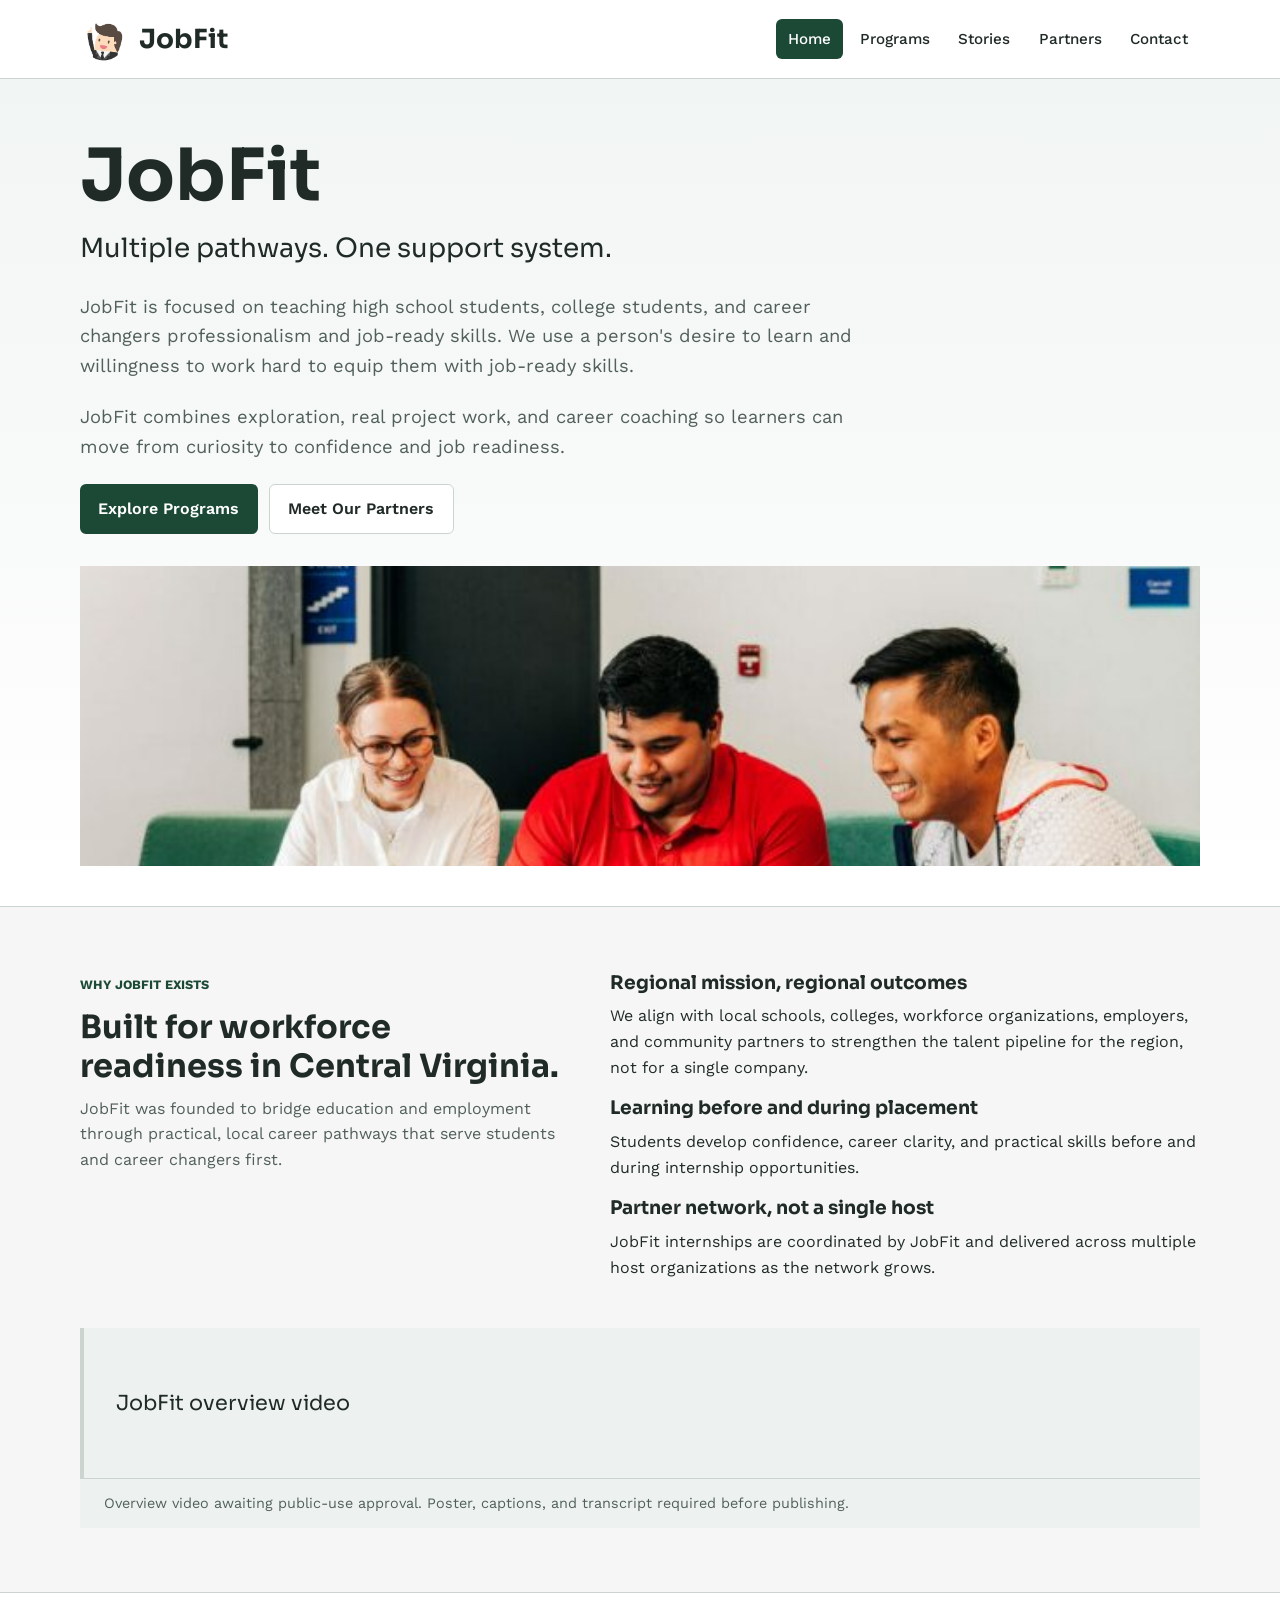
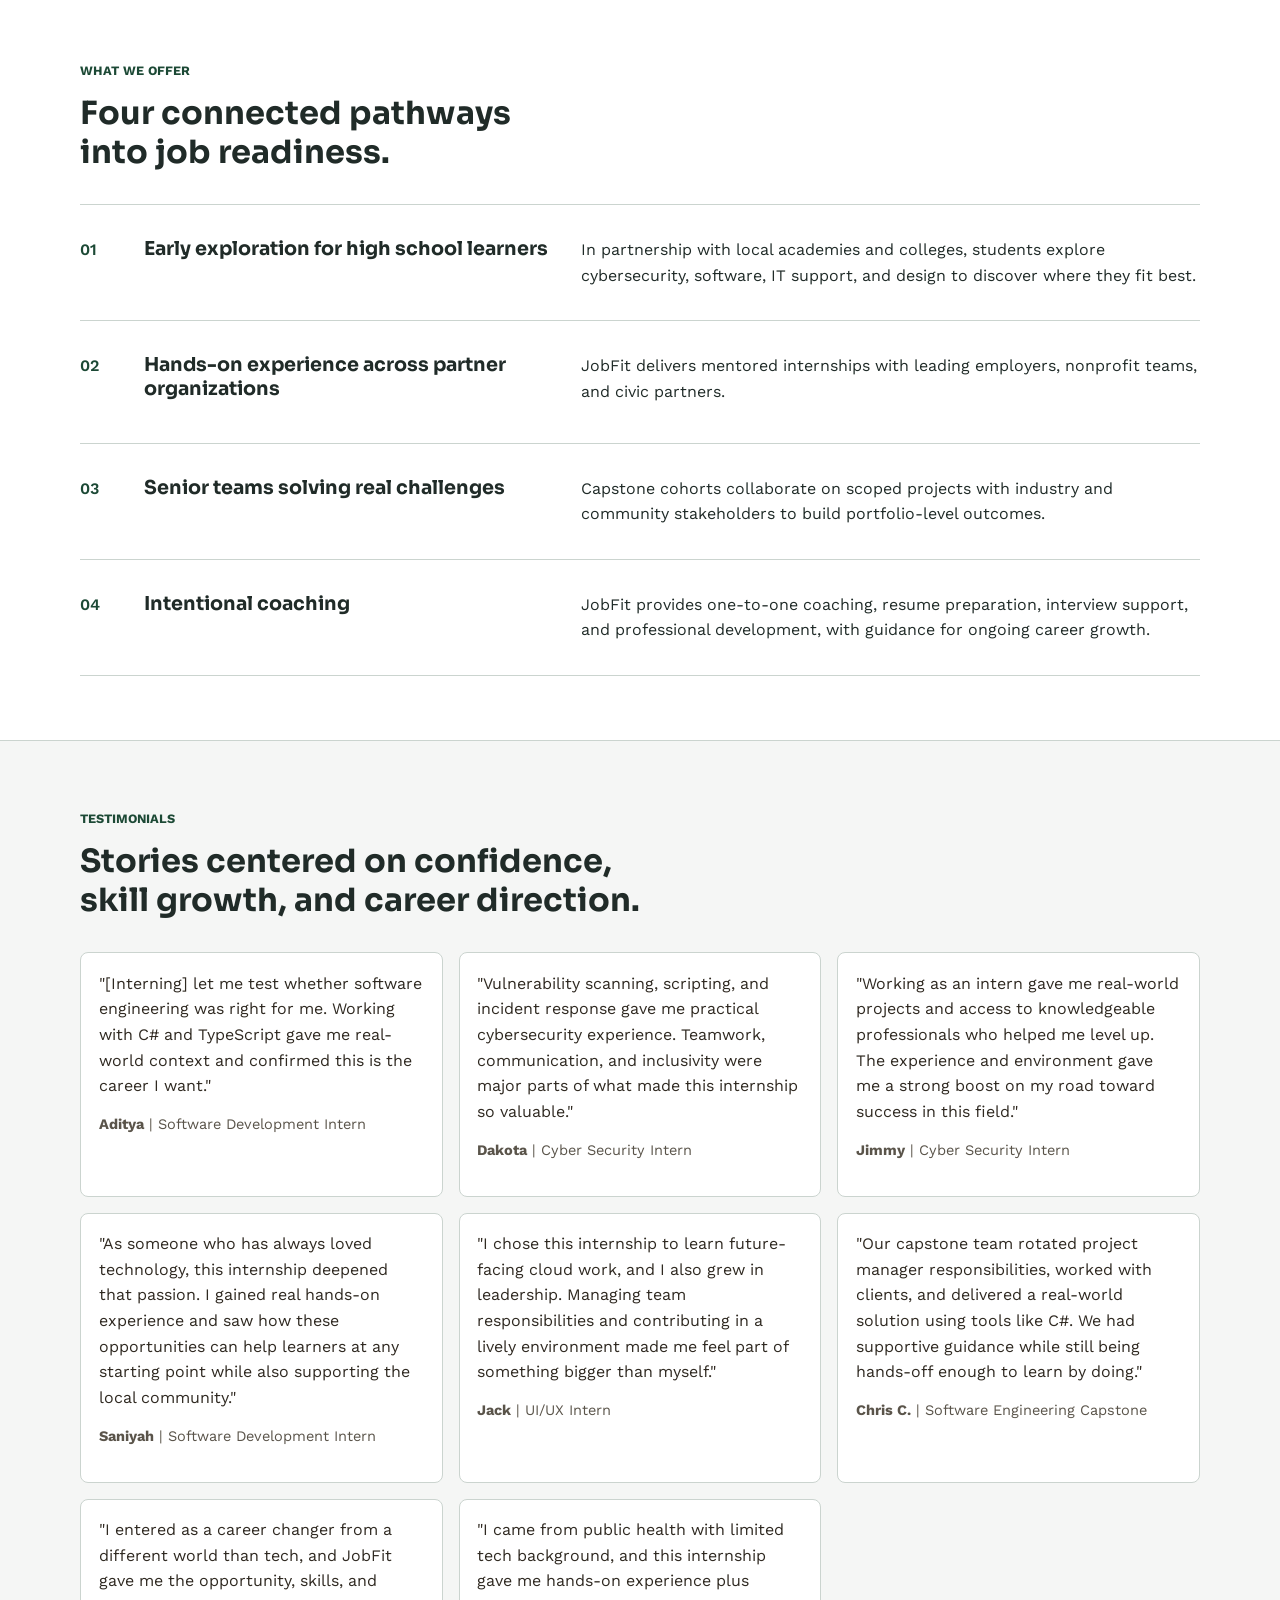
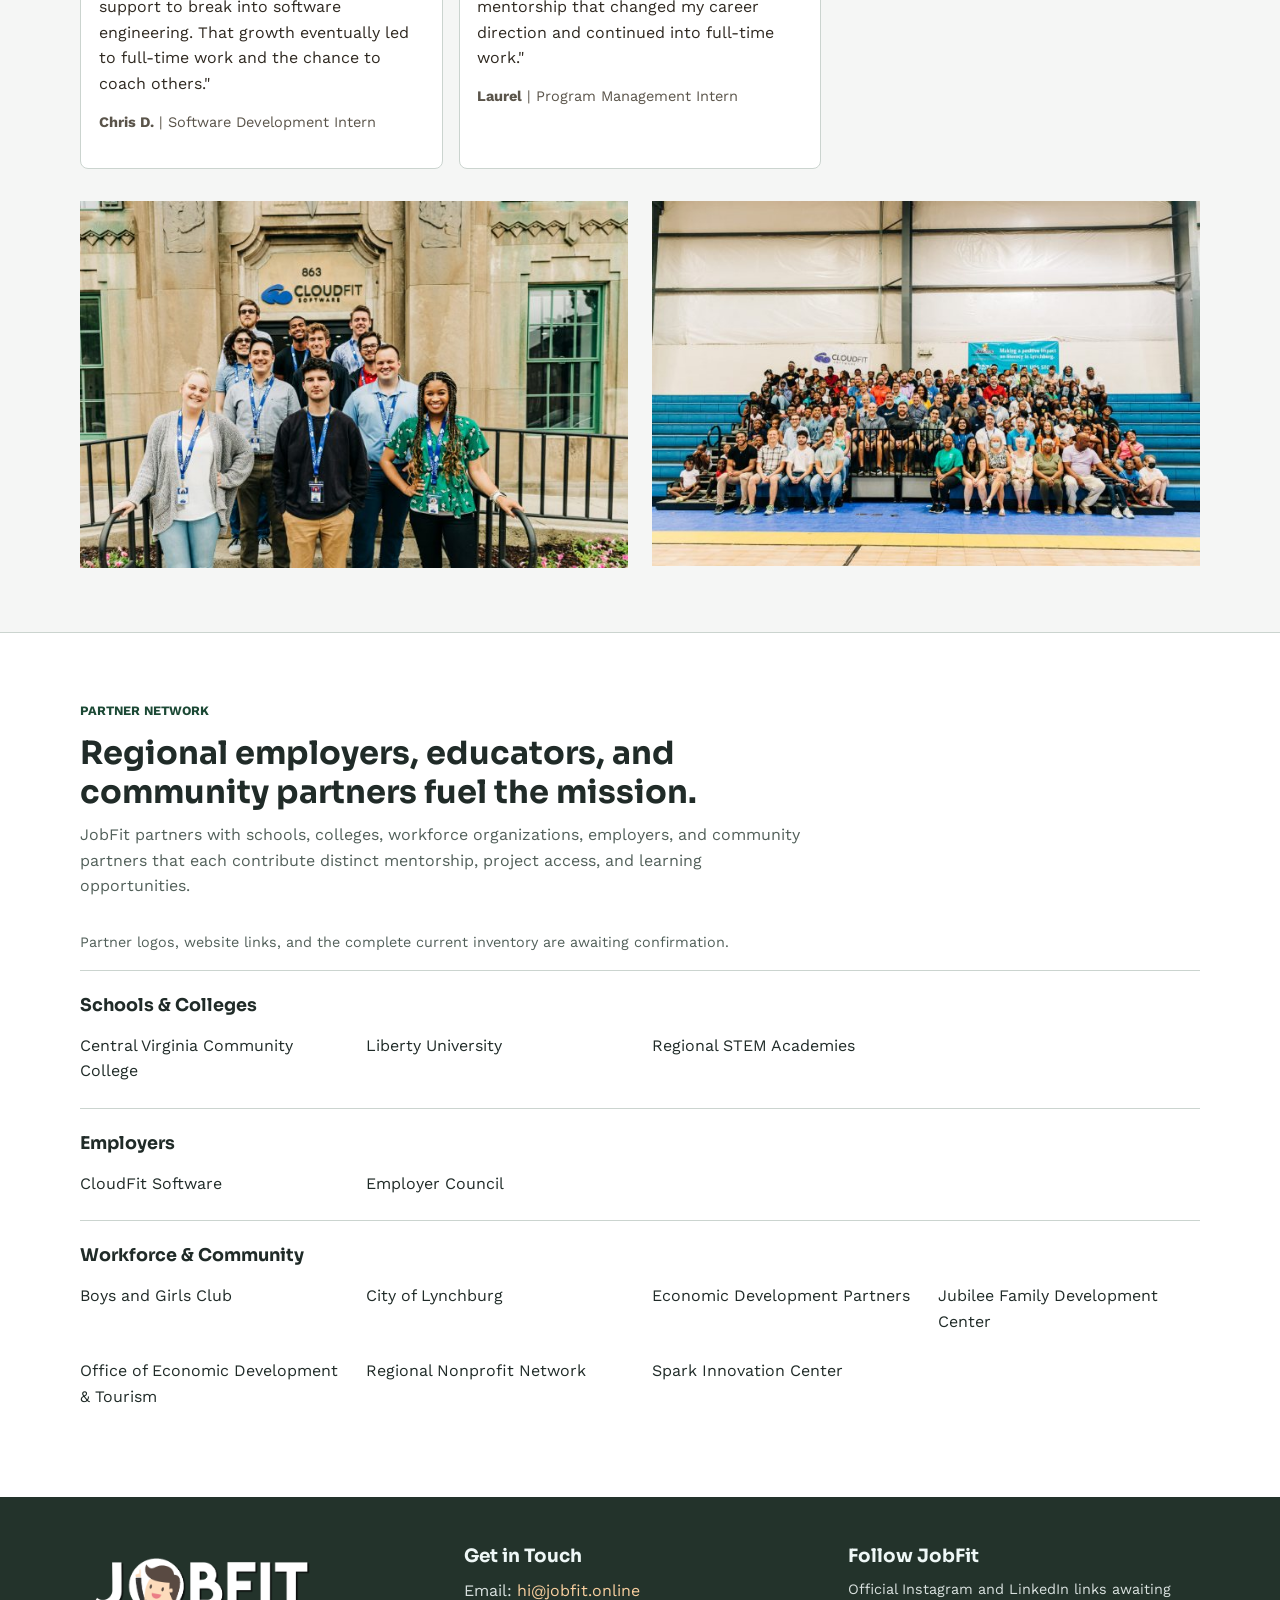
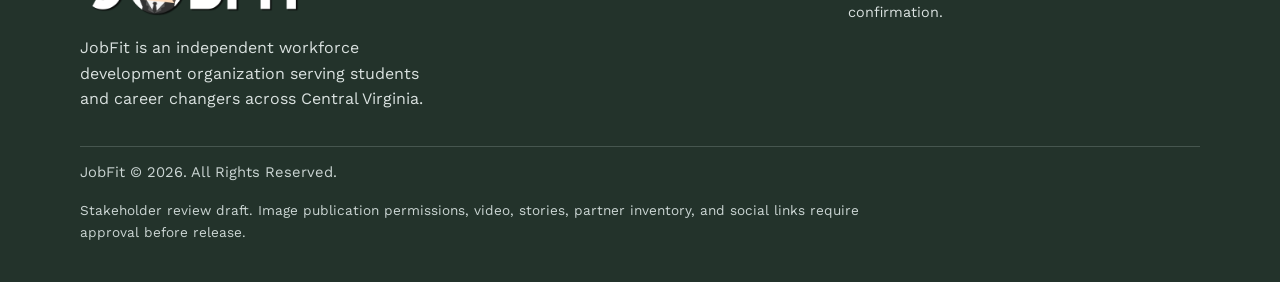
<file: index.html>
<!doctype html>
<html lang="en">
  <head>
    <meta charset="UTF-8" />
    <meta name="viewport" content="width=device-width, initial-scale=1.0" />
    <title>JobFit | Workforce Readiness for Central Virginia</title>
    <meta name="description" content="JobFit connects high-school students, college students, and career changers in Central Virginia with career exploration, internships, real projects, and one-to-one coaching." />
    <link rel="stylesheet" href="styles.css" />
    <link rel="icon" type="image/png" href="images/jobfit-character-logo.png" />
  </head>
  <body data-page="home" class="one-page">
    <a class="skip-link" href="#main">Skip to content</a>
    <header class="site-header">
      <div class="container header-inner">
        <a class="brand" href="#home" aria-label="JobFit home"><img class="brand-character" src="images/jobfit-character-logo.png" width="310" height="314" alt="" /><span class="brand-title">JobFit</span></a>
        <button class="nav-toggle" type="button" data-nav-toggle aria-expanded="false" aria-controls="primary-nav" aria-label="Toggle site navigation">Menu</button>
        <nav id="primary-nav" class="site-nav" data-site-nav aria-label="Primary navigation">
          <ul class="nav-list">
            <li><a class="nav-link" href="#home">Home</a></li>
            <li><a class="nav-link" href="#programs">Programs</a></li>
            <li><a class="nav-link" href="#stories">Stories</a></li>
            <li><a class="nav-link" href="#partners">Partners</a></li>
            <li><a class="nav-link" href="#contact">Contact</a></li>
          </ul>
        </nav>
      </div>
    </header>

    <main id="main" tabindex="-1">
      <section id="home" class="hero" aria-labelledby="hero-title" tabindex="-1">
        <div class="container">
          <div class="hero-text">
            <h1 id="hero-title" class="hero-title">JobFit</h1>
            <p class="hero-lead">Multiple pathways. One support system.</p>
            <p>JobFit is focused on teaching high school students, college students, and career changers professionalism and job-ready skills. We use a person's desire to learn and willingness to work hard to equip them with job-ready skills.</p>
            <p>JobFit combines exploration, real project work, and career coaching so learners can move from curiosity to confidence and job readiness.</p>
            <div class="hero-actions">
              <a class="btn btn-primary" href="#programs">Explore Programs</a>
              <a class="btn btn-secondary" href="#partners">Meet Our Partners</a>
            </div>
          </div>
          <figure class="hero-photo">
            <img src="images/jobfit-collaboration.jpg" width="646" height="430" alt="Three people collaborating in a shared workspace." fetchpriority="high" />
          </figure>
        </div>
      </section>

      <section class="section mission" aria-labelledby="mission-title">
        <div class="container mission-grid">
          <div class="section-head">
            <span class="eyebrow">Why JobFit Exists</span>
            <h2 id="mission-title">Built for workforce readiness in Central Virginia.</h2>
            <p class="muted">JobFit was founded to bridge education and employment through practical, local career pathways that serve students and career changers first.</p>
          </div>
          <div>
            <h3>Regional mission, regional outcomes</h3>
            <p>We align with local schools, colleges, workforce organizations, employers, and community partners to strengthen the talent pipeline for the region, not for a single company.</p>
            <h3>Learning before and during placement</h3>
            <p>Students develop confidence, career clarity, and practical skills before and during internship opportunities.</p>
            <h3>Partner network, not a single host</h3>
            <p>JobFit internships are coordinated by JobFit and delivered across multiple host organizations as the network grows.</p>
          </div>
        </div>
        <div class="container">
          <figure class="hero-media media-pending" data-asset="overview-video" aria-labelledby="overview-caption">
            <div class="media-slot"><p>JobFit overview video</p></div>
            <figcaption id="overview-caption" class="approval-note">Overview video awaiting public-use approval. Poster, captions, and transcript required before publishing.</figcaption>
          </figure>
        </div>
      </section>

      <section id="programs" class="section" aria-labelledby="programs-title" tabindex="-1">
        <div class="container">
          <div class="section-head">
            <span class="eyebrow">What We Offer</span>
            <h2 id="programs-title">Four connected pathways into job readiness.</h2>
          </div>
          <div class="program-list">
            <article class="program-row">
              <span class="program-number" aria-hidden="true">01</span>
              <h3>Early exploration for high school learners</h3>
              <div>
                <p>In partnership with local academies and colleges, students explore cybersecurity, software, IT support, and design to discover where they fit best.</p>
              </div>
            </article>
            <article class="program-row">
              <span class="program-number" aria-hidden="true">02</span>
              <h3>Hands-on experience across partner organizations</h3>
              <p>JobFit delivers mentored internships with leading employers, nonprofit teams, and civic partners.</p>
            </article>
            <article class="program-row">
              <span class="program-number" aria-hidden="true">03</span>
              <h3>Senior teams solving real challenges</h3>
              <p>Capstone cohorts collaborate on scoped projects with industry and community stakeholders to build portfolio-level outcomes.</p>
            </article>
            <article class="program-row">
              <span class="program-number" aria-hidden="true">04</span><h3>Intentional coaching</h3>
              <p>JobFit provides one-to-one coaching, resume preparation, interview support, and professional development, with guidance for ongoing career growth.</p>
            </article>
          </div>
        </div>
      </section>

      <section id="stories" class="section stories-section" aria-labelledby="stories-title" tabindex="-1">
        <div class="container">
          <div class="section-head"><span class="eyebrow">Testimonials</span><h2 id="stories-title">Stories centered on confidence, skill growth, and career direction.</h2></div>
          <div class="testimonial-grid">
            <article class="testimonial-card">
              <blockquote>"[Interning] let me test whether software engineering was right for me. Working with C# and TypeScript gave me real-world context and confirmed this is the career I want."</blockquote>
              <p class="quote-meta"><strong>Aditya</strong> | Software Development Intern</p>
            </article>
            <article class="testimonial-card">
              <blockquote>"Vulnerability scanning, scripting, and incident response gave me practical cybersecurity experience. Teamwork, communication, and inclusivity were major parts of what made this internship so valuable."</blockquote>
              <p class="quote-meta"><strong>Dakota</strong> | Cyber Security Intern</p>
            </article>
            <article class="testimonial-card">
              <blockquote>"Working as an intern gave me real-world projects and access to knowledgeable professionals who helped me level up. The experience and environment gave me a strong boost on my road toward success in this field."</blockquote>
              <p class="quote-meta"><strong>Jimmy</strong> | Cyber Security Intern</p>
            </article>
            <article class="testimonial-card">
              <blockquote>"As someone who has always loved technology, this internship deepened that passion. I gained real hands-on experience and saw how these opportunities can help learners at any starting point while also supporting the local community."</blockquote>
              <p class="quote-meta"><strong>Saniyah</strong> | Software Development Intern</p>
            </article>
            <article class="testimonial-card">
              <blockquote>"I chose this internship to learn future-facing cloud work, and I also grew in leadership. Managing team responsibilities and contributing in a lively environment made me feel part of something bigger than myself."</blockquote>
              <p class="quote-meta"><strong>Jack</strong> | UI/UX Intern</p>
            </article>
            <article class="testimonial-card">
              <blockquote>"Our capstone team rotated project manager responsibilities, worked with clients, and delivered a real-world solution using tools like C#. We had supportive guidance while still being hands-off enough to learn by doing."</blockquote>
              <p class="quote-meta"><strong>Chris C.</strong> | Software Engineering Capstone</p>
            </article>
            <article class="testimonial-card">
              <blockquote>"I entered as a career changer from a different world than tech, and JobFit gave me the opportunity, skills, and support to break into software engineering. That growth eventually led to full-time work and the chance to coach others."</blockquote>
              <p class="quote-meta"><strong>Chris D.</strong> | Software Development Intern</p>
            </article>
            <article class="testimonial-card">
              <blockquote>"I came from public health with limited tech background, and this internship gave me hands-on experience plus mentorship that changed my career direction and continued into full-time work."</blockquote>
              <p class="quote-meta"><strong>Laurel</strong> | Program Management Intern</p>
            </article>
          </div>
          <div class="people-gallery">
            <figure><img src="images/jobfit-participant-group.jpg" width="646" height="433" alt="A group gathered on the steps outside a building." loading="lazy" /></figure>
            <figure><img src="images/jobfit-community-gathering.jpg" width="648" height="432" alt="A large group gathered together on gym bleachers." loading="lazy" /></figure>
          </div>
          <template id="approved-story-template">
            <article class="testimonial-card">
              <figure class="story-person"><img class="participant-headshot" width="80" height="80" loading="lazy" data-field="headshot" /><figcaption><p class="quote-meta" data-field="name-and-role"></p></figcaption></figure>
              <blockquote data-field="approved-quote"></blockquote>
            </article>
          </template>
        </div>
      </section>

      <section id="partners" class="section" aria-labelledby="partners-title" tabindex="-1">
        <div class="container">
          <div class="section-head"><span class="eyebrow">Partner Network</span><h2 id="partners-title">Regional employers, educators, and community partners fuel the mission.</h2><p class="muted">JobFit partners with schools, colleges, workforce organizations, employers, and community partners that each contribute distinct mentorship, project access, and learning opportunities.</p></div>
          <p class="approval-note">Partner logos, website links, and the complete current inventory are awaiting confirmation.</p>
          <div class="partner-groups" data-asset="partner-directory">
            <section class="partner-group" aria-labelledby="education-partners"><h3 id="education-partners">Schools &amp; Colleges</h3><ul class="partner-grid" data-partner-group="education"><li>Central Virginia Community College</li><li>Liberty University</li><li>Regional STEM Academies</li></ul></section>
            <section class="partner-group" aria-labelledby="employer-partners"><h3 id="employer-partners">Employers</h3><ul class="partner-grid" data-partner-group="employers"><li>CloudFit Software</li><li>Employer Council</li></ul></section>
            <section class="partner-group" aria-labelledby="community-partners"><h3 id="community-partners">Workforce &amp; Community</h3><ul class="partner-grid" data-partner-group="community"><li>Boys and Girls Club</li><li>City of Lynchburg</li><li>Economic Development Partners</li><li>Jubilee Family Development Center</li><li>Office of Economic Development &amp; Tourism</li><li>Regional Nonprofit Network</li><li>Spark Innovation Center</li></ul></section>
          </div>
          <template id="approved-partner-template">
            <li><a class="partner-link" target="_blank" rel="noopener noreferrer"><span class="partner-logo"><img loading="lazy" width="180" height="90" alt="" data-field="logo" /></span><span data-field="name"></span><span class="visually-hidden"> (opens in a new tab)</span></a></li>
          </template>
        </div>
      </section>
    </main>

    <footer id="contact" class="site-footer" aria-labelledby="contact-title" tabindex="-1">
      <div class="container footer-inner">
        <div class="footer-brand"><a class="brand" href="#home" aria-label="JobFit home"><img class="brand-wordmark" src="images/jobfit-wordmark-white.png" width="1203" height="412" alt="JobFit" loading="lazy" /></a><p>JobFit is an independent workforce development organization serving students and career changers across Central Virginia.</p></div>
        <div class="footer-col"><h2 id="contact-title">Get in Touch</h2><p>Email: <a href="mailto:hi@jobfit.online">hi@jobfit.online</a></p></div>
        <div class="footer-col" data-asset="social-links"><h2>Follow JobFit</h2><p class="approval-note">Official Instagram and LinkedIn links awaiting confirmation.</p></div>
      </div>
      <div class="container footer-bottom"><p>JobFit &copy; <span class="js-year">2026</span>. All Rights Reserved.</p><p class="review-status">Stakeholder review draft. Image publication permissions, video, stories, partner inventory, and social links require approval before release.</p></div>
    </footer>
    <script src="main.js" defer></script>
  </body>
</html>
</file>
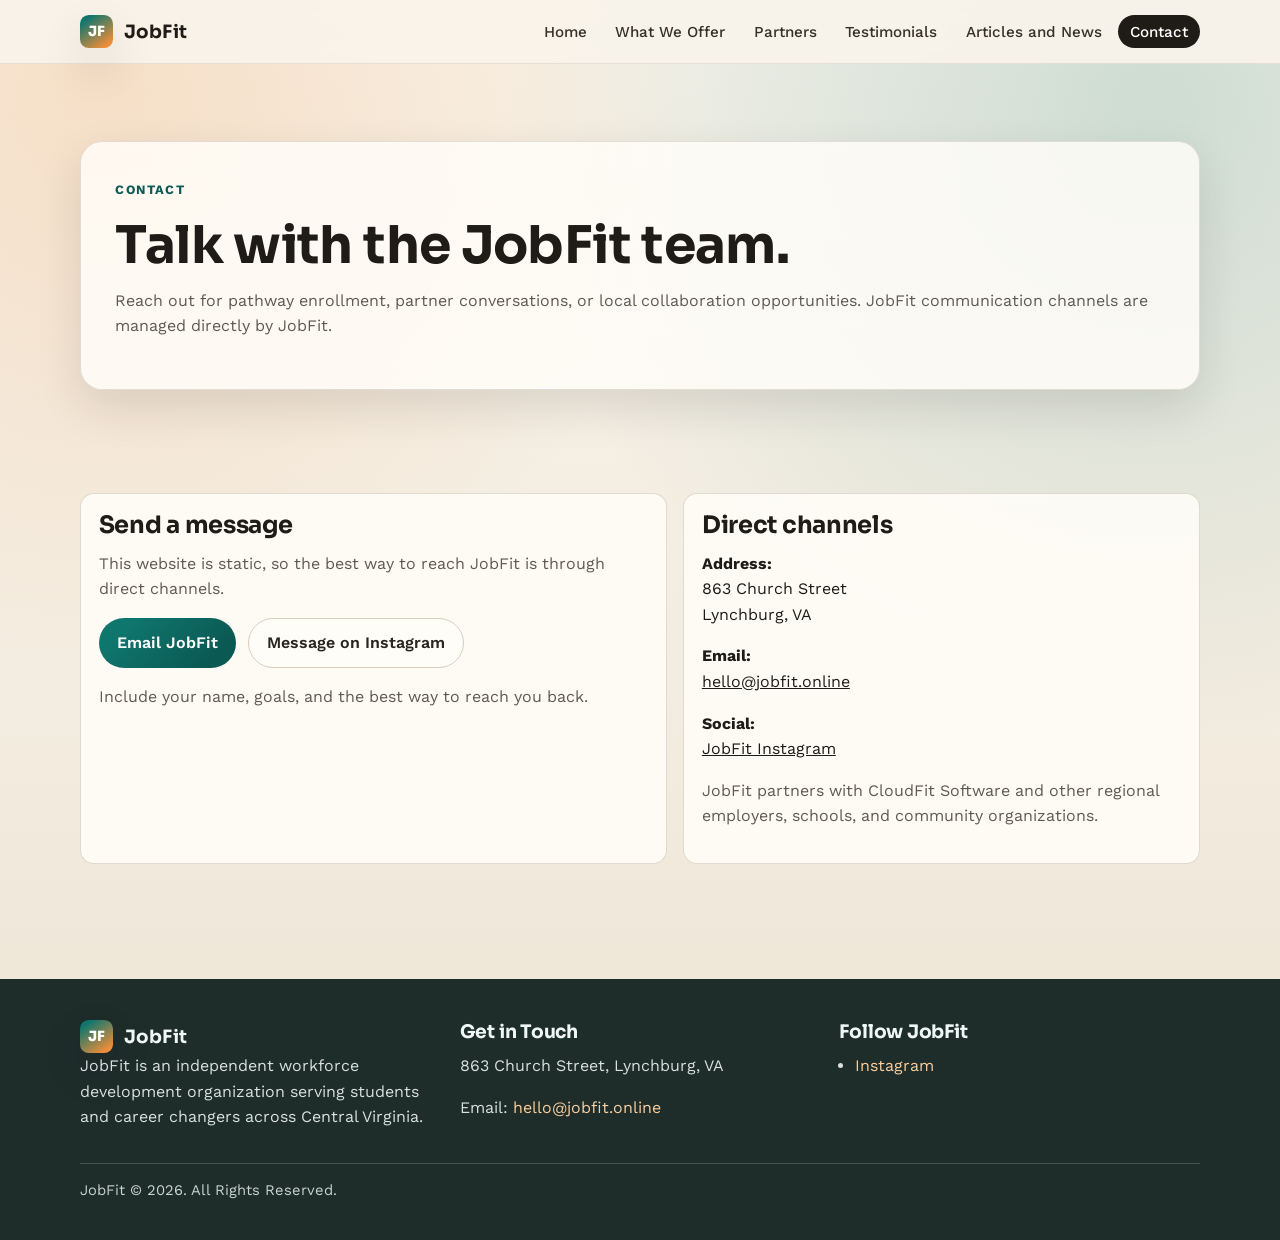
<file: contact.html>
<!doctype html>
<html lang="en">
  <head>
    <meta charset="UTF-8" />
    <meta name="viewport" content="width=device-width, initial-scale=1.0" />
    <title>Contact | JobFit</title>
    <meta
      name="description"
      content="Contact JobFit for student pathways, employer partnerships, and community collaboration opportunities."
    />
    <link rel="stylesheet" href="styles.css" />
    <link rel="icon" type="image/svg+xml" href="favicon.svg" />
  </head>
  <body data-page="contact">
    <header class="site-header">
      <div class="container header-inner">
        <a class="brand" href="index.html" aria-label="JobFit home">
          <span class="brand-mark">JF</span>
          <span class="brand-title">JobFit</span>
        </a>
        <button class="nav-toggle" type="button" data-nav-toggle aria-expanded="false" aria-label="Toggle site navigation">
          Menu
        </button>
        <nav class="site-nav" data-site-nav aria-label="Primary navigation">
          <ul class="nav-list">
            <li><a class="nav-link" data-page-link="home" href="index.html">Home</a></li>
            <li><a class="nav-link" data-page-link="offerings" href="offerings.html">What We Offer</a></li>
            <li><a class="nav-link" data-page-link="partners" href="partners.html">Partners</a></li>
            <li><a class="nav-link" data-page-link="testimonials" href="testimonials.html">Testimonials</a></li>
            <li><a class="nav-link" data-page-link="news" href="news.html">Articles and News</a></li>
            <li><a class="nav-link" data-page-link="contact" href="contact.html">Contact</a></li>
          </ul>
        </nav>
      </div>
    </header>

    <main>
      <section class="page-hero">
        <div class="container">
          <div class="panel reveal">
            <span class="eyebrow">Contact</span>
            <h1>Talk with the JobFit team.</h1>
            <p class="muted">
              Reach out for pathway enrollment, partner conversations, or local collaboration opportunities. JobFit
              communication channels are managed directly by JobFit.
            </p>
          </div>
        </div>
      </section>

      <section class="section-tight">
        <div class="container contact-grid">
          <section class="contact-form reveal" aria-label="Send a message options">
            <h2>Send a message</h2>
            <p class="muted">
              This website is static, so the best way to reach JobFit is through direct channels.
            </p>
            <div class="hero-actions" style="margin-top: 0.7rem;">
              <a class="btn btn-primary" href="mailto:hello@jobfit.online?subject=JobFit%20Inquiry">Email JobFit</a>
              <a class="btn btn-secondary" href="https://www.instagram.com/jobfitlyh/" target="_blank" rel="noopener noreferrer">Message on Instagram</a>
            </div>
            <p class="muted" style="margin-top: 1rem;">
              Include your name, goals, and the best way to reach you back.
            </p>
          </section>

          <aside class="contact-card reveal" aria-label="Contact details">
            <h2>Direct channels</h2>
            <p>
              <strong>Address:</strong><br />
              863 Church Street<br />
              Lynchburg, VA
            </p>
            <p>
              <strong>Email:</strong><br />
              <a href="mailto:hello@jobfit.online">hello@jobfit.online</a>
            </p>
            <p>
              <strong>Social:</strong><br />
              <a href="https://www.instagram.com/jobfitlyh/" target="_blank" rel="noopener noreferrer">JobFit Instagram</a>
            </p>
            <p class="muted">
              JobFit partners with CloudFit Software and other regional employers, schools, and community organizations.
            </p>
          </aside>
        </div>
      </section>
    </main>

    <footer class="site-footer">
      <div class="container footer-inner">
        <div class="footer-brand">
          <a class="brand" href="index.html" aria-label="JobFit home">
            <span class="brand-mark">JF</span>
            <span class="brand-title">JobFit</span>
          </a>
          <p>
            JobFit is an independent workforce development organization serving students and career changers across
            Central Virginia.
          </p>
        </div>
        <div class="footer-col">
          <h3>Get in Touch</h3>
          <p>863 Church Street, Lynchburg, VA</p>
          <p>Email: <a href="mailto:hello@jobfit.online">hello@jobfit.online</a></p>
        </div>
        <div class="footer-col">
          <h3>Follow JobFit</h3>
          <ul>
            <li><a href="https://www.instagram.com/jobfitlyh/" target="_blank" rel="noopener noreferrer">Instagram</a></li>
          </ul>
        </div>
      </div>
      <div class="container footer-bottom">
        <p>JobFit © <span class="js-year"></span>. All Rights Reserved.</p>
      </div>
    </footer>

    <script src="main.js" defer></script>
  </body>
</html>
</file>
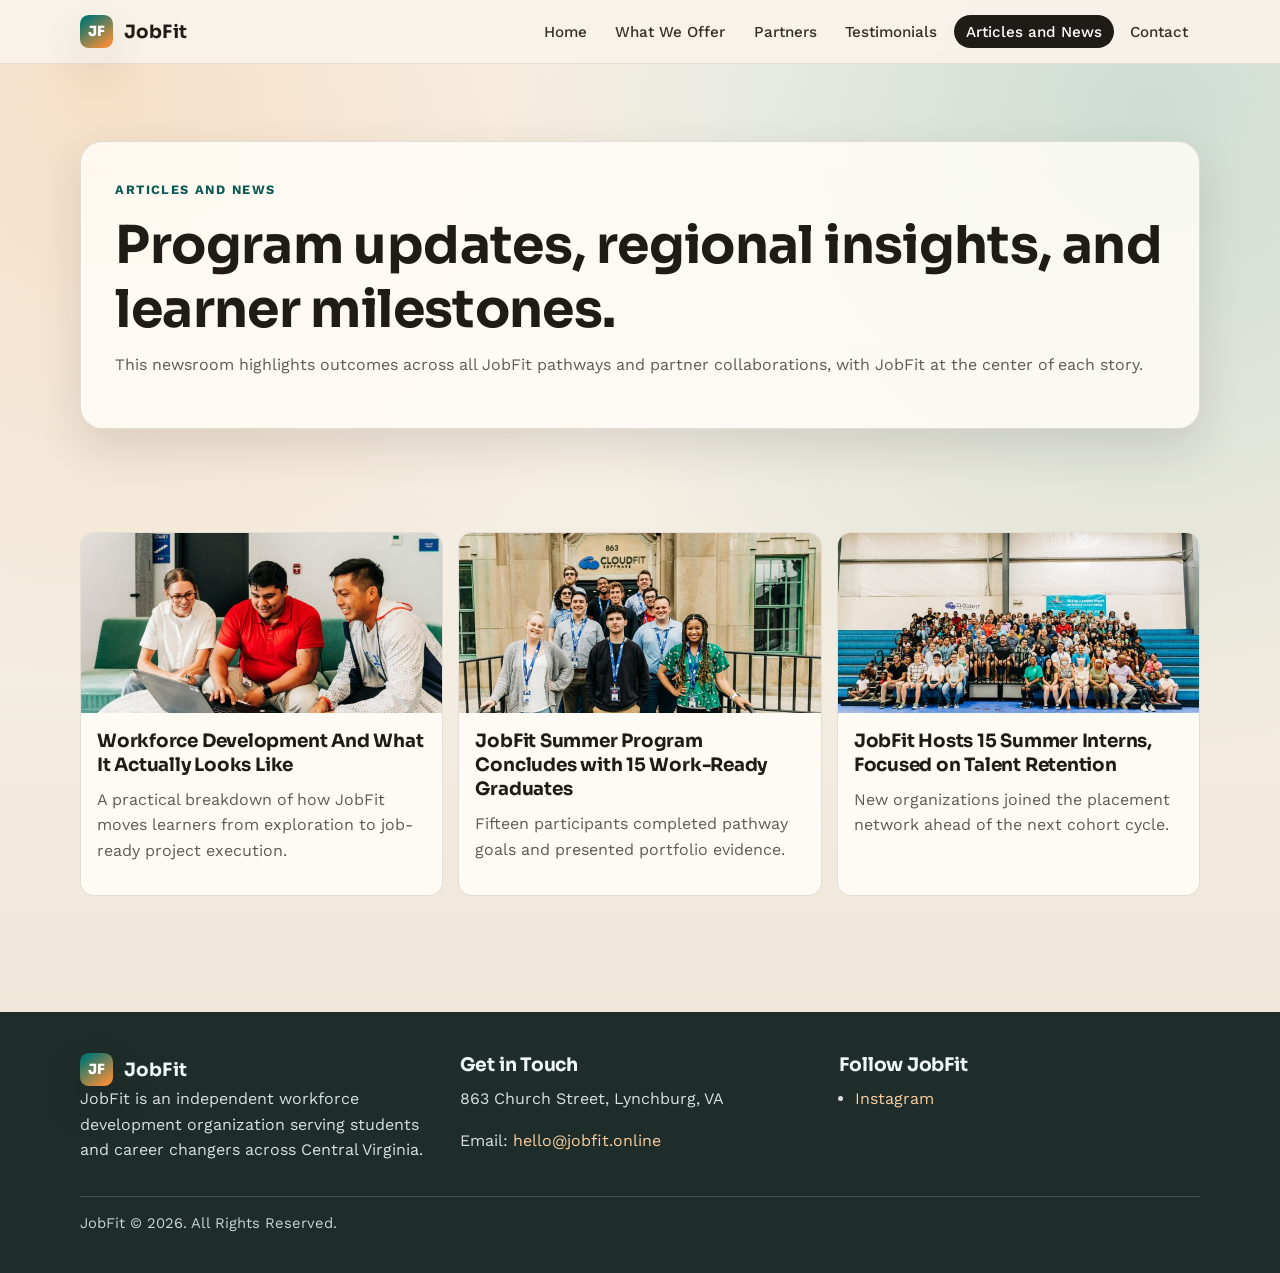
<file: news.html>
<!doctype html>
<html lang="en">
  <head>
    <meta charset="UTF-8" />
    <meta name="viewport" content="width=device-width, initial-scale=1.0" />
    <title>Articles and News | JobFit</title>
    <meta
      name="description"
      content="News and insights from JobFit programs, workforce development initiatives, and regional partner collaborations."
    />
    <link rel="stylesheet" href="styles.css" />
    <link rel="icon" type="image/svg+xml" href="favicon.svg" />
  </head>
  <body data-page="news">
    <header class="site-header">
      <div class="container header-inner">
        <a class="brand" href="index.html" aria-label="JobFit home">
          <span class="brand-mark">JF</span>
          <span class="brand-title">JobFit</span>
        </a>
        <button class="nav-toggle" type="button" data-nav-toggle aria-expanded="false" aria-label="Toggle site navigation">
          Menu
        </button>
        <nav class="site-nav" data-site-nav aria-label="Primary navigation">
          <ul class="nav-list">
            <li><a class="nav-link" data-page-link="home" href="index.html">Home</a></li>
            <li><a class="nav-link" data-page-link="offerings" href="offerings.html">What We Offer</a></li>
            <li><a class="nav-link" data-page-link="partners" href="partners.html">Partners</a></li>
            <li><a class="nav-link" data-page-link="testimonials" href="testimonials.html">Testimonials</a></li>
            <li><a class="nav-link" data-page-link="news" href="news.html">Articles and News</a></li>
            <li><a class="nav-link" data-page-link="contact" href="contact.html">Contact</a></li>
          </ul>
        </nav>
      </div>
    </header>

    <main>
      <section class="page-hero">
        <div class="container">
          <div class="panel reveal">
            <span class="eyebrow">Articles and News</span>
            <h1>Program updates, regional insights, and learner milestones.</h1>
            <p class="muted">
              This newsroom highlights outcomes across all JobFit pathways and partner collaborations, with JobFit at the
              center of each story.
            </p>
          </div>
        </div>
      </section>

      <section class="section-tight">
        <div class="container">
          <div class="news-grid">
            <article class="news-card reveal">
              <img class="news-thumb" src="images/jobfit-collaboration.jpg" alt="Workforce Development article image" loading="lazy" />
              <div class="news-content">
                <h3>
                  <a href="https://www.opportunitylynchburg.com/workforce-development-and-what-it-actually-looks-like/" target="_blank" rel="noopener noreferrer">
                    Workforce Development And What It Actually Looks Like
                  </a>
                </h3>
                <p class="muted">
                  A practical breakdown of how JobFit moves learners from exploration to job-ready project execution.
                </p>
              </div>
            </article>
            <article class="news-card reveal">
              <img class="news-thumb" src="images/jobfit-participant-group.jpg" alt="JobFit summer program graduates article image" loading="lazy" />
              <div class="news-content">
                <h3>
                  <a href="https://www.opportunitylynchburg.com/jobfit-summer-program-concludes-with-15-workready-graduates/" target="_blank" rel="noopener noreferrer">
                    JobFit Summer Program Concludes with 15 Work-Ready Graduates
                  </a>
                </h3>
                <p class="muted">Fifteen participants completed pathway goals and presented portfolio evidence.</p>
              </div>
            </article>
            <article class="news-card reveal">
              <img class="news-thumb" src="images/jobfit-community-gathering.jpg" alt="JobFit hosts 15 summer interns article image" loading="lazy" />
              <div class="news-content">
                <h3>
                  <a href="https://www.opportunitylynchburg.com/jobfit-hosts-15-summer-interns-focused-on-talent-retention/" target="_blank" rel="noopener noreferrer">
                    JobFit Hosts 15 Summer Interns, Focused on Talent Retention
                  </a>
                </h3>
                <p class="muted">New organizations joined the placement network ahead of the next cohort cycle.</p>
              </div>
            </article>
          </div>
        </div>
      </section>

    </main>

    <footer class="site-footer">
      <div class="container footer-inner">
        <div class="footer-brand">
          <a class="brand" href="index.html" aria-label="JobFit home">
            <span class="brand-mark">JF</span>
            <span class="brand-title">JobFit</span>
          </a>
          <p>
            JobFit is an independent workforce development organization serving students and career changers across
            Central Virginia.
          </p>
        </div>
        <div class="footer-col">
          <h3>Get in Touch</h3>
          <p>863 Church Street, Lynchburg, VA</p>
          <p>Email: <a href="mailto:hello@jobfit.online">hello@jobfit.online</a></p>
        </div>
        <div class="footer-col">
          <h3>Follow JobFit</h3>
          <ul>
            <li><a href="https://www.instagram.com/jobfitlyh/" target="_blank" rel="noopener noreferrer">Instagram</a></li>
          </ul>
        </div>
      </div>
      <div class="container footer-bottom">
        <p>JobFit © <span class="js-year"></span>. All Rights Reserved.</p>
      </div>
    </footer>

    <script src="main.js" defer></script>
  </body>
</html>
</file>
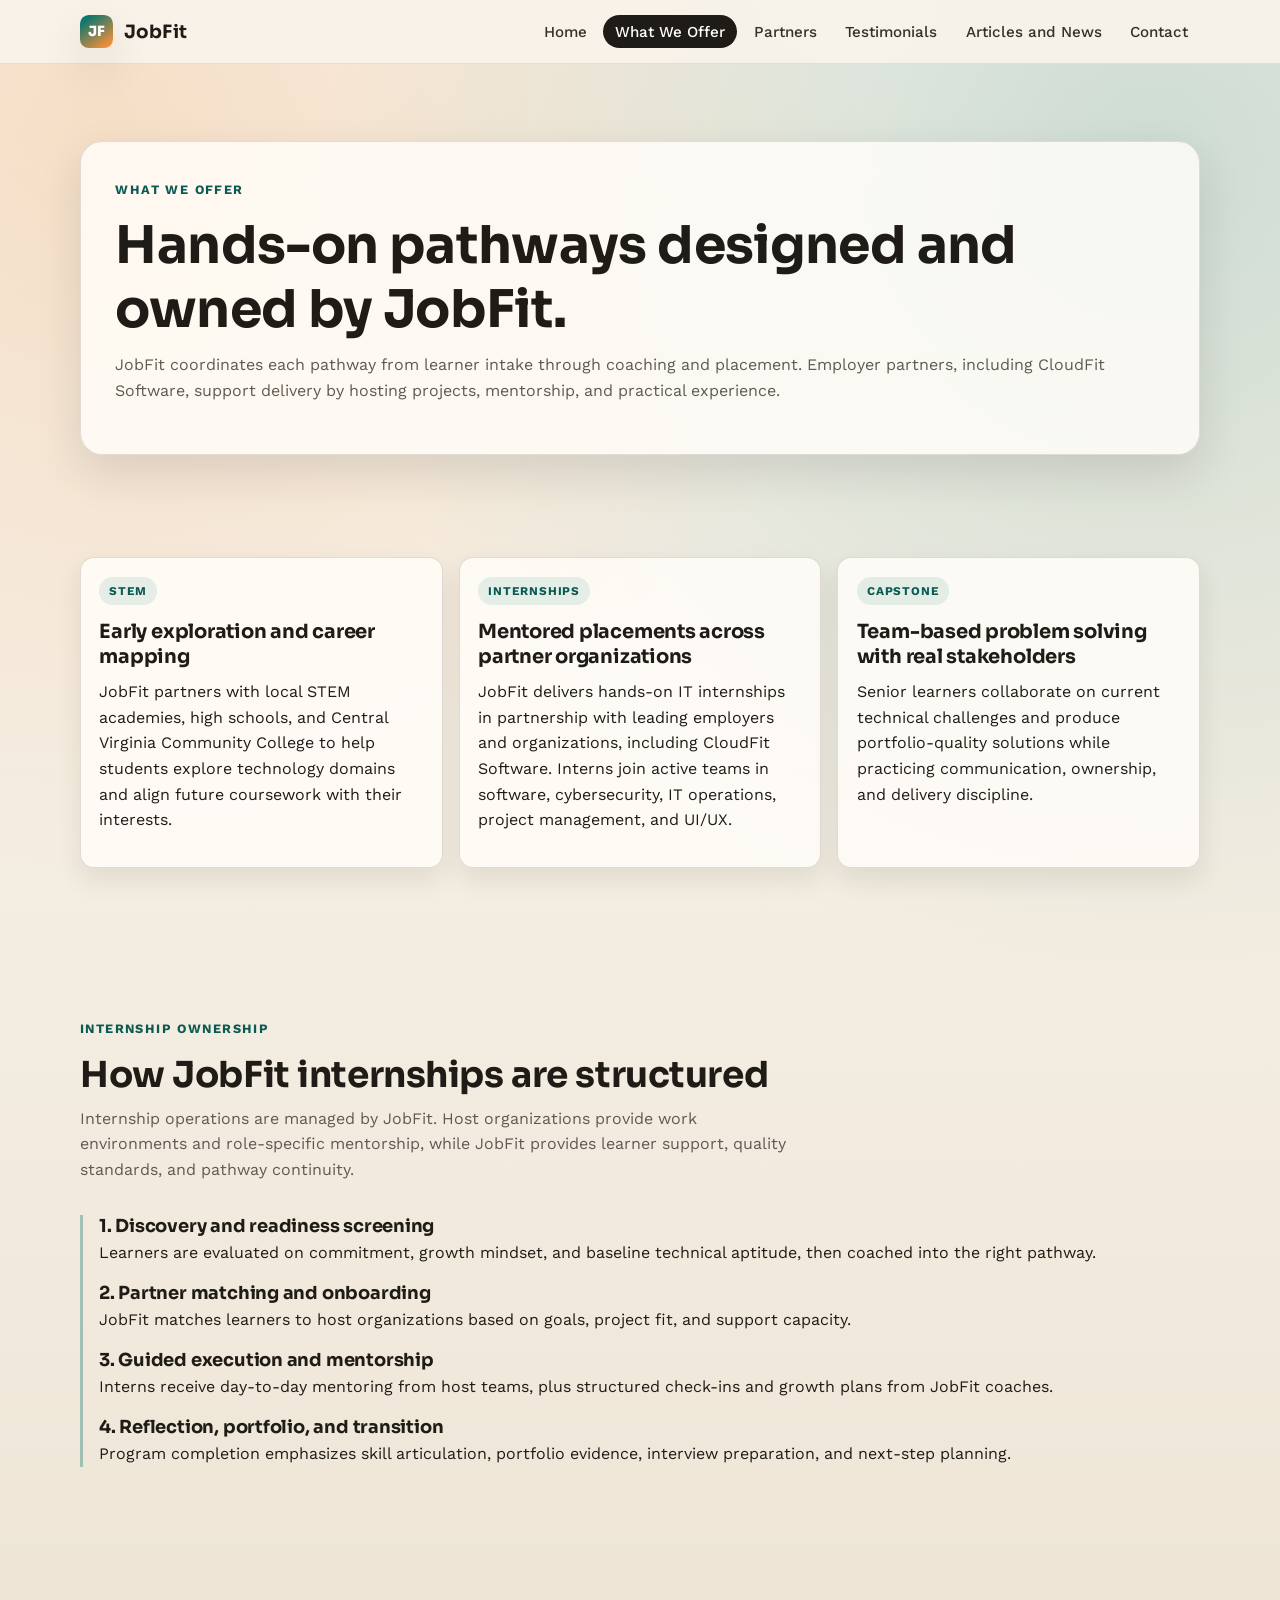
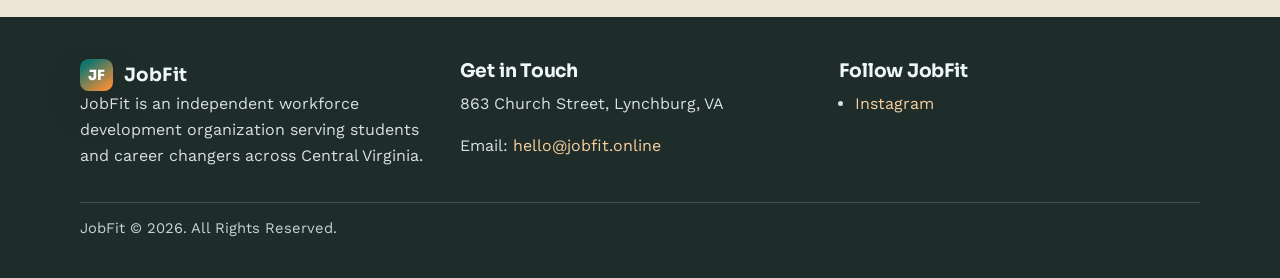
<file: offerings.html>
<!doctype html>
<html lang="en">
  <head>
    <meta charset="UTF-8" />
    <meta name="viewport" content="width=device-width, initial-scale=1.0" />
    <title>What We Offer | JobFit</title>
    <meta
      name="description"
      content="Explore JobFit pathways: STEM exposure, internships across partner organizations, and capstone experiences for real-world skill building."
    />
    <link rel="stylesheet" href="styles.css" />
    <link rel="icon" type="image/svg+xml" href="favicon.svg" />
  </head>
  <body data-page="offerings">
    <header class="site-header">
      <div class="container header-inner">
        <a class="brand" href="index.html" aria-label="JobFit home">
          <span class="brand-mark">JF</span>
          <span class="brand-title">JobFit</span>
        </a>
        <button class="nav-toggle" type="button" data-nav-toggle aria-expanded="false" aria-label="Toggle site navigation">
          Menu
        </button>
        <nav class="site-nav" data-site-nav aria-label="Primary navigation">
          <ul class="nav-list">
            <li><a class="nav-link" data-page-link="home" href="index.html">Home</a></li>
            <li><a class="nav-link" data-page-link="offerings" href="offerings.html">What We Offer</a></li>
            <li><a class="nav-link" data-page-link="partners" href="partners.html">Partners</a></li>
            <li><a class="nav-link" data-page-link="testimonials" href="testimonials.html">Testimonials</a></li>
            <li><a class="nav-link" data-page-link="news" href="news.html">Articles and News</a></li>
            <li><a class="nav-link" data-page-link="contact" href="contact.html">Contact</a></li>
          </ul>
        </nav>
      </div>
    </header>

    <main>
      <section class="page-hero">
        <div class="container">
          <div class="panel reveal">
            <span class="eyebrow">What We Offer</span>
            <h1>Hands-on pathways designed and owned by JobFit.</h1>
            <p class="muted">
              JobFit coordinates each pathway from learner intake through coaching and placement. Employer partners,
              including CloudFit Software, support delivery by hosting projects, mentorship, and practical experience.
            </p>
          </div>
        </div>
      </section>

      <section class="section-tight">
        <div class="container">
          <div class="card-grid">
            <article class="card reveal">
              <span class="kicker">STEM</span>
              <h3>Early exploration and career mapping</h3>
              <p>
                JobFit partners with local STEM academies, high schools, and Central Virginia Community College to help
                students explore technology domains and align future coursework with their interests.
              </p>
            </article>
            <article class="card reveal">
              <span class="kicker">Internships</span>
              <h3>Mentored placements across partner organizations</h3>
              <p>
                JobFit delivers hands-on IT internships in partnership with leading employers and organizations,
                including CloudFit Software. Interns join active teams in software, cybersecurity, IT operations,
                project management, and UI/UX.
              </p>
            </article>
            <article class="card reveal">
              <span class="kicker">Capstone</span>
              <h3>Team-based problem solving with real stakeholders</h3>
              <p>
                Senior learners collaborate on current technical challenges and produce portfolio-quality solutions while
                practicing communication, ownership, and delivery discipline.
              </p>
            </article>
          </div>
        </div>
      </section>

      <section class="section">
        <div class="container">
          <div class="section-head reveal">
            <span class="eyebrow">Internship Ownership</span>
            <h2>How JobFit internships are structured</h2>
            <p class="muted">
              Internship operations are managed by JobFit. Host organizations provide work environments and role-specific
              mentorship, while JobFit provides learner support, quality standards, and pathway continuity.
            </p>
          </div>
          <div class="timeline">
            <div class="timeline-item reveal">
              <h3>1. Discovery and readiness screening</h3>
              <p>
                Learners are evaluated on commitment, growth mindset, and baseline technical aptitude, then coached into
                the right pathway.
              </p>
            </div>
            <div class="timeline-item reveal">
              <h3>2. Partner matching and onboarding</h3>
              <p>
                JobFit matches learners to host organizations based on goals, project fit, and support capacity.
              </p>
            </div>
            <div class="timeline-item reveal">
              <h3>3. Guided execution and mentorship</h3>
              <p>
                Interns receive day-to-day mentoring from host teams, plus structured check-ins and growth plans from
                JobFit coaches.
              </p>
            </div>
            <div class="timeline-item reveal">
              <h3>4. Reflection, portfolio, and transition</h3>
              <p>
                Program completion emphasizes skill articulation, portfolio evidence, interview preparation, and next-step
                planning.
              </p>
            </div>
          </div>
        </div>
      </section>

    </main>

    <footer class="site-footer">
      <div class="container footer-inner">
        <div class="footer-brand">
          <a class="brand" href="index.html" aria-label="JobFit home">
            <span class="brand-mark">JF</span>
            <span class="brand-title">JobFit</span>
          </a>
          <p>
            JobFit is an independent workforce development organization serving students and career changers across
            Central Virginia.
          </p>
        </div>
        <div class="footer-col">
          <h3>Get in Touch</h3>
          <p>863 Church Street, Lynchburg, VA</p>
          <p>Email: <a href="mailto:hello@jobfit.online">hello@jobfit.online</a></p>
        </div>
        <div class="footer-col">
          <h3>Follow JobFit</h3>
          <ul>
            <li><a href="https://www.instagram.com/jobfitlyh/" target="_blank" rel="noopener noreferrer">Instagram</a></li>
          </ul>
        </div>
      </div>
      <div class="container footer-bottom">
        <p>JobFit © <span class="js-year"></span>. All Rights Reserved.</p>
      </div>
    </footer>

    <script src="main.js" defer></script>
  </body>
</html>
</file>
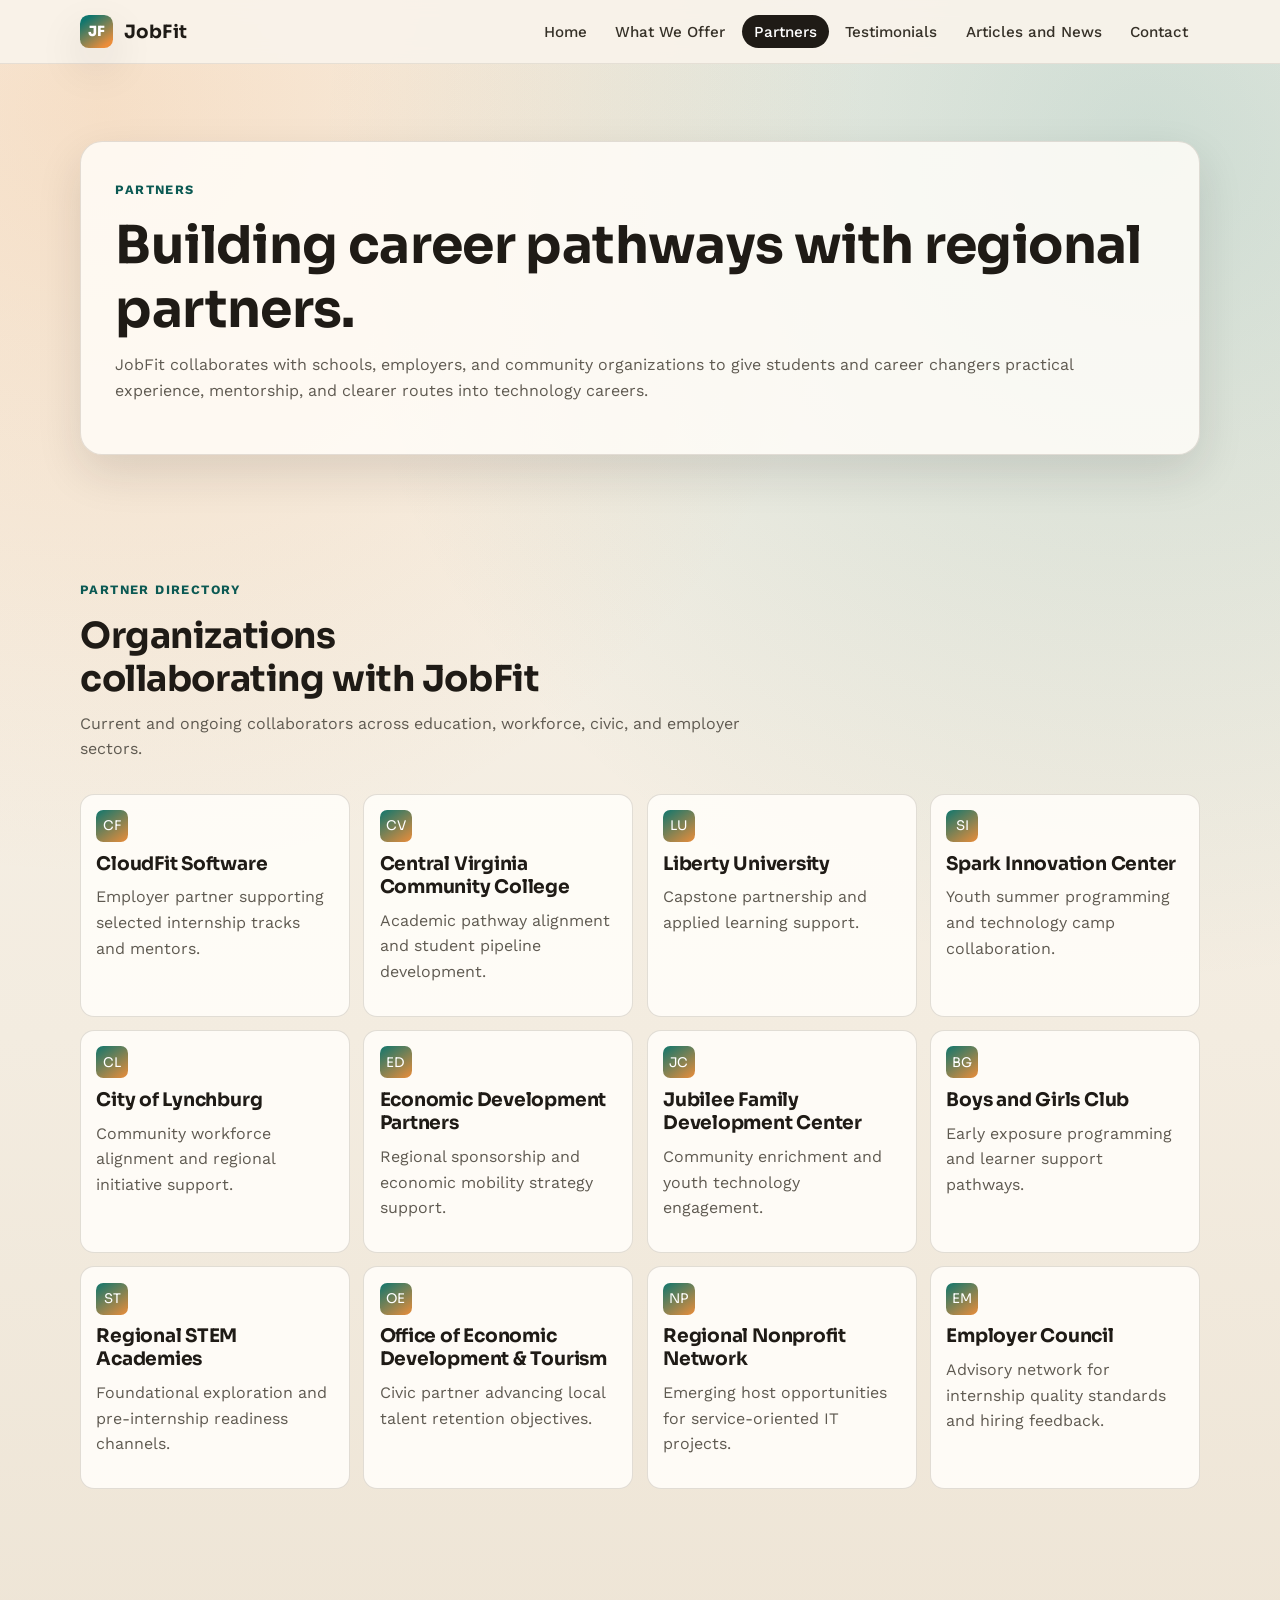
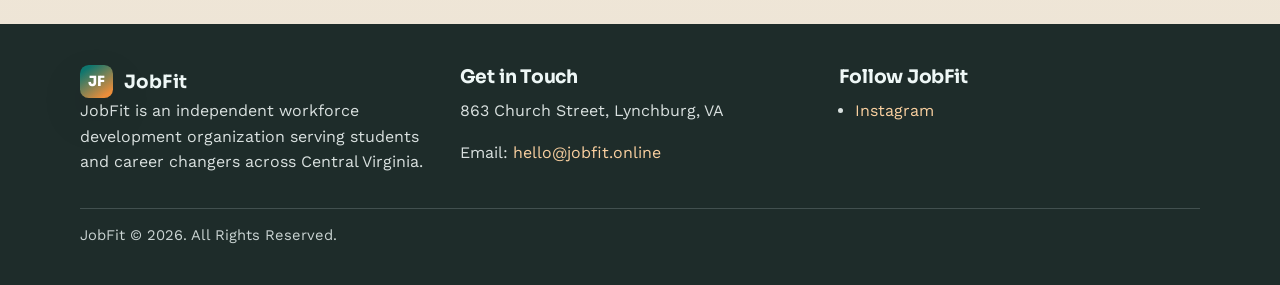
<file: partners.html>
<!doctype html>
<html lang="en">
  <head>
    <meta charset="UTF-8" />
    <meta name="viewport" content="width=device-width, initial-scale=1.0" />
    <title>Partners | JobFit</title>
    <meta
      name="description"
      content="JobFit collaborates with schools, nonprofits, civic organizations, and employers including CloudFit Software to deliver independent workforce pathways."
    />
    <link rel="stylesheet" href="styles.css" />
    <link rel="icon" type="image/svg+xml" href="favicon.svg" />
  </head>
  <body data-page="partners">
    <header class="site-header">
      <div class="container header-inner">
        <a class="brand" href="index.html" aria-label="JobFit home">
          <span class="brand-mark">JF</span>
          <span class="brand-title">JobFit</span>
        </a>
        <button class="nav-toggle" type="button" data-nav-toggle aria-expanded="false" aria-label="Toggle site navigation">
          Menu
        </button>
        <nav class="site-nav" data-site-nav aria-label="Primary navigation">
          <ul class="nav-list">
            <li><a class="nav-link" data-page-link="home" href="index.html">Home</a></li>
            <li><a class="nav-link" data-page-link="offerings" href="offerings.html">What We Offer</a></li>
            <li><a class="nav-link" data-page-link="partners" href="partners.html">Partners</a></li>
            <li><a class="nav-link" data-page-link="testimonials" href="testimonials.html">Testimonials</a></li>
            <li><a class="nav-link" data-page-link="news" href="news.html">Articles and News</a></li>
            <li><a class="nav-link" data-page-link="contact" href="contact.html">Contact</a></li>
          </ul>
        </nav>
      </div>
    </header>

    <main>
      <section class="page-hero">
        <div class="container">
          <div class="panel reveal">
            <span class="eyebrow">Partners</span>
              <h1>Building career pathways with regional partners.</h1>
            <p class="muted">
                JobFit collaborates with schools, employers, and community organizations to give students and career
                changers practical experience, mentorship, and clearer routes into technology careers.
            </p>
          </div>
        </div>
      </section>

      <section class="section">
        <div class="container">
          <div class="section-head reveal">
            <span class="eyebrow">Partner Directory</span>
            <h2>Organizations collaborating with JobFit</h2>
            <p class="muted">Current and ongoing collaborators across education, workforce, civic, and employer sectors.</p>
          </div>
          <div class="logo-grid">
            <article class="logo-item reveal">
              <div class="logo-badge">CF</div>
              <h3>CloudFit Software</h3>
              <p class="muted">Employer partner supporting selected internship tracks and mentors.</p>
            </article>
            <article class="logo-item reveal">
              <div class="logo-badge">CV</div>
              <h3>Central Virginia Community College</h3>
              <p class="muted">Academic pathway alignment and student pipeline development.</p>
            </article>
            <article class="logo-item reveal">
              <div class="logo-badge">LU</div>
              <h3>Liberty University</h3>
              <p class="muted">Capstone partnership and applied learning support.</p>
            </article>
            <article class="logo-item reveal">
              <div class="logo-badge">SI</div>
              <h3>Spark Innovation Center</h3>
              <p class="muted">Youth summer programming and technology camp collaboration.</p>
            </article>
            <article class="logo-item reveal">
              <div class="logo-badge">CL</div>
              <h3>City of Lynchburg</h3>
              <p class="muted">Community workforce alignment and regional initiative support.</p>
            </article>
            <article class="logo-item reveal">
              <div class="logo-badge">ED</div>
              <h3>Economic Development Partners</h3>
              <p class="muted">Regional sponsorship and economic mobility strategy support.</p>
            </article>
            <article class="logo-item reveal">
              <div class="logo-badge">JC</div>
              <h3>Jubilee Family Development Center</h3>
              <p class="muted">Community enrichment and youth technology engagement.</p>
            </article>
            <article class="logo-item reveal">
              <div class="logo-badge">BG</div>
              <h3>Boys and Girls Club</h3>
              <p class="muted">Early exposure programming and learner support pathways.</p>
            </article>
            <article class="logo-item reveal">
              <div class="logo-badge">ST</div>
              <h3>Regional STEM Academies</h3>
              <p class="muted">Foundational exploration and pre-internship readiness channels.</p>
            </article>
            <article class="logo-item reveal">
              <div class="logo-badge">OE</div>
              <h3>Office of Economic Development & Tourism</h3>
              <p class="muted">Civic partner advancing local talent retention objectives.</p>
            </article>
            <article class="logo-item reveal">
              <div class="logo-badge">NP</div>
              <h3>Regional Nonprofit Network</h3>
              <p class="muted">Emerging host opportunities for service-oriented IT projects.</p>
            </article>
            <article class="logo-item reveal">
              <div class="logo-badge">EM</div>
              <h3>Employer Council</h3>
              <p class="muted">Advisory network for internship quality standards and hiring feedback.</p>
            </article>
          </div>
        </div>
      </section>

    </main>

    <footer class="site-footer">
      <div class="container footer-inner">
        <div class="footer-brand">
          <a class="brand" href="index.html" aria-label="JobFit home">
            <span class="brand-mark">JF</span>
            <span class="brand-title">JobFit</span>
          </a>
          <p>
            JobFit is an independent workforce development organization serving students and career changers across
            Central Virginia.
          </p>
        </div>
        <div class="footer-col">
          <h3>Get in Touch</h3>
          <p>863 Church Street, Lynchburg, VA</p>
          <p>Email: <a href="mailto:hello@jobfit.online">hello@jobfit.online</a></p>
        </div>
        <div class="footer-col">
          <h3>Follow JobFit</h3>
          <ul>
            <li><a href="https://www.instagram.com/jobfitlyh/" target="_blank" rel="noopener noreferrer">Instagram</a></li>
          </ul>
        </div>
      </div>
      <div class="container footer-bottom">
        <p>JobFit © <span class="js-year"></span>. All Rights Reserved.</p>
      </div>
    </footer>

    <script src="main.js" defer></script>
  </body>
</html>
</file>
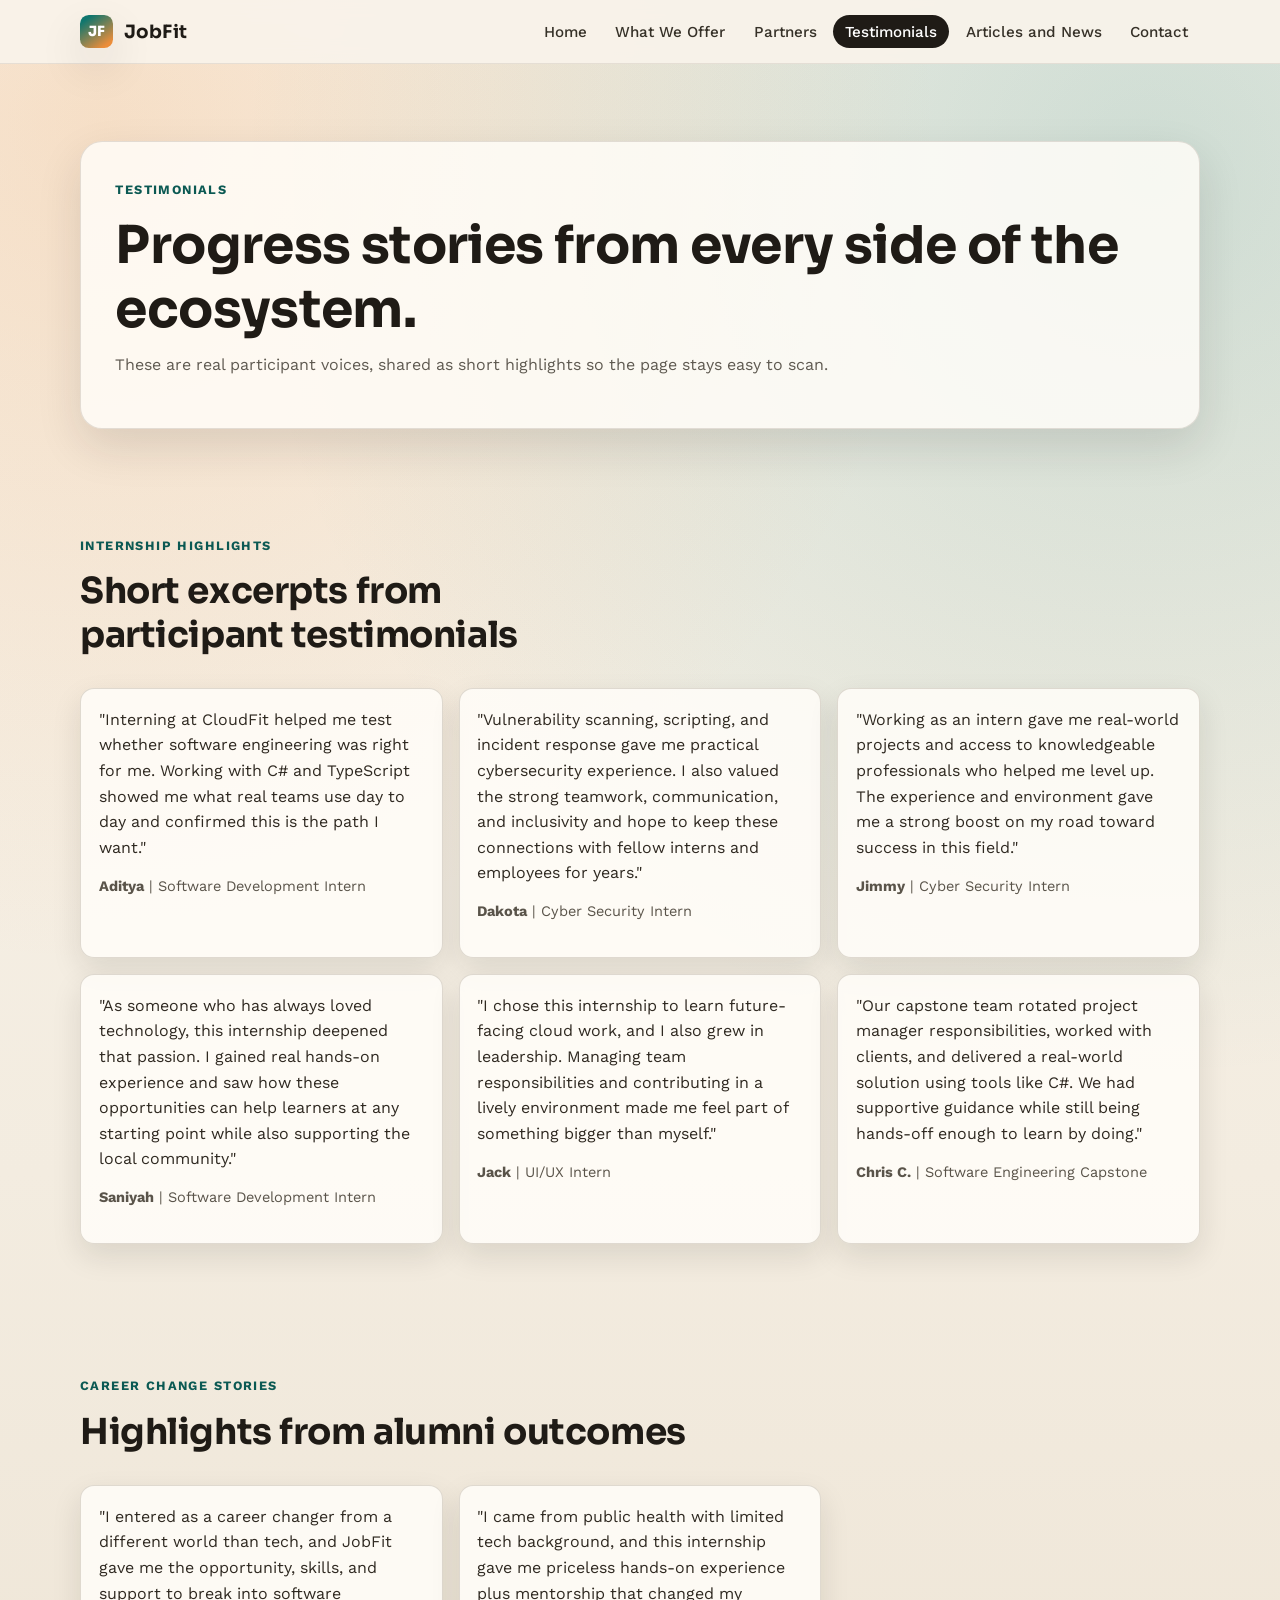
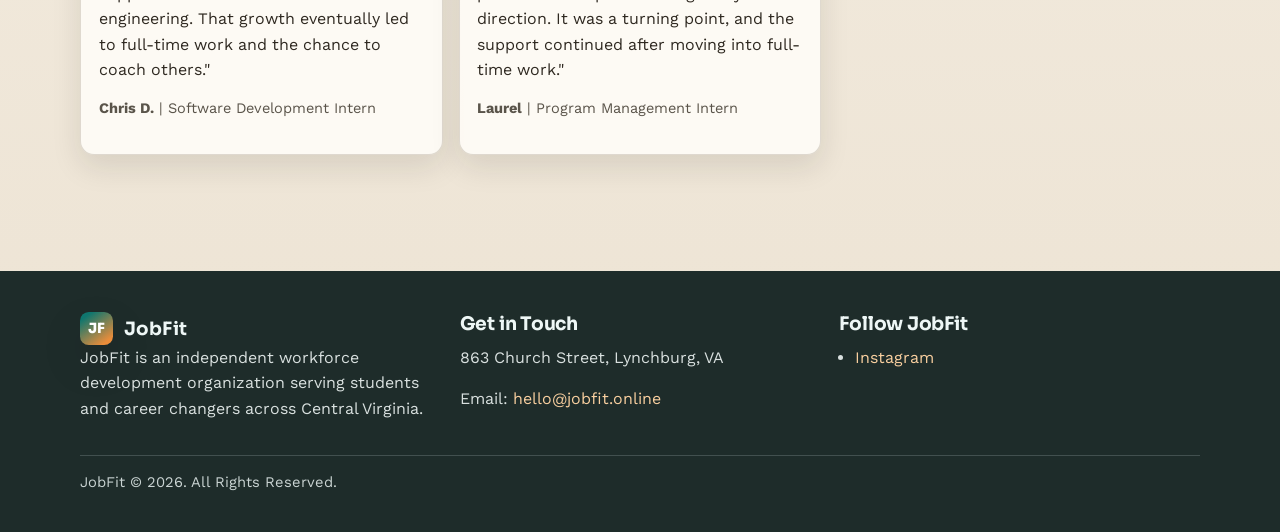
<file: testimonials.html>
<!doctype html>
<html lang="en">
  <head>
    <meta charset="UTF-8" />
    <meta name="viewport" content="width=device-width, initial-scale=1.0" />
    <title>Testimonials | JobFit</title>
    <meta
      name="description"
      content="Read JobFit testimonials from students, educators, and community partners focused on confidence, career clarity, and practical skill growth."
    />
    <link rel="stylesheet" href="styles.css" />
    <link rel="icon" type="image/svg+xml" href="favicon.svg" />
  </head>
  <body data-page="testimonials">
    <header class="site-header">
      <div class="container header-inner">
        <a class="brand" href="index.html" aria-label="JobFit home">
          <span class="brand-mark">JF</span>
          <span class="brand-title">JobFit</span>
        </a>
        <button class="nav-toggle" type="button" data-nav-toggle aria-expanded="false" aria-label="Toggle site navigation">
          Menu
        </button>
        <nav class="site-nav" data-site-nav aria-label="Primary navigation">
          <ul class="nav-list">
            <li><a class="nav-link" data-page-link="home" href="index.html">Home</a></li>
            <li><a class="nav-link" data-page-link="offerings" href="offerings.html">What We Offer</a></li>
            <li><a class="nav-link" data-page-link="partners" href="partners.html">Partners</a></li>
            <li><a class="nav-link" data-page-link="testimonials" href="testimonials.html">Testimonials</a></li>
            <li><a class="nav-link" data-page-link="news" href="news.html">Articles and News</a></li>
            <li><a class="nav-link" data-page-link="contact" href="contact.html">Contact</a></li>
          </ul>
        </nav>
      </div>
    </header>

    <main>
      <section class="page-hero">
        <div class="container">
          <div class="panel reveal">
            <span class="eyebrow">Testimonials</span>
            <h1>Progress stories from every side of the ecosystem.</h1>
            <p class="muted">
              These are real participant voices, shared as short highlights so the page stays easy to scan.
            </p>
          </div>
        </div>
      </section>

      <section class="section-tight">
        <div class="container">
          <div class="section-head reveal">
            <span class="eyebrow">Internship Highlights</span>
            <h2>Short excerpts from participant testimonials</h2>
          </div>
          <div class="testimonial-grid">
            <article class="testimonial-card reveal">
              <blockquote>
                "Interning at CloudFit helped me test whether software engineering was right for me. Working with C#
                and TypeScript showed me what real teams use day to day and confirmed this is the path I want."
              </blockquote>
              <p class="quote-meta"><strong>Aditya</strong> | Software Development Intern</p>
            </article>
            <article class="testimonial-card reveal">
              <blockquote>
                "Vulnerability scanning, scripting, and incident response gave me practical cybersecurity experience.
                I also valued the strong teamwork, communication, and inclusivity and hope to keep these connections
                with fellow interns and employees for years."
              </blockquote>
              <p class="quote-meta"><strong>Dakota</strong> | Cyber Security Intern</p>
            </article>
            <article class="testimonial-card reveal">
              <blockquote>
                "Working as an intern gave me real-world projects and access to knowledgeable professionals who helped
                me level up. The experience and environment gave me a strong boost on my road toward success in this
                field."
              </blockquote>
              <p class="quote-meta"><strong>Jimmy</strong> | Cyber Security Intern</p>
            </article>
            <article class="testimonial-card reveal">
              <blockquote>
                "As someone who has always loved technology, this internship deepened that passion. I gained real
                hands-on experience and saw how these opportunities can help learners at any starting point while also
                supporting the local community."
              </blockquote>
              <p class="quote-meta"><strong>Saniyah</strong> | Software Development Intern</p>
            </article>
            <article class="testimonial-card reveal">
              <blockquote>
                "I chose this internship to learn future-facing cloud work, and I also grew in leadership. Managing team
                responsibilities and contributing in a lively environment made me feel part of something bigger than
                myself."
              </blockquote>
              <p class="quote-meta"><strong>Jack</strong> | UI/UX Intern</p>
            </article>
            <article class="testimonial-card reveal">
              <blockquote>
                "Our capstone team rotated project manager responsibilities, worked with clients, and delivered a
                real-world solution using tools like C#. We had supportive guidance while still being hands-off enough
                to learn by doing."
              </blockquote>
              <p class="quote-meta"><strong>Chris C.</strong> | Software Engineering Capstone</p>
            </article>
          </div>
        </div>
      </section>

      <section class="section-tight">
        <div class="container">
          <div class="section-head reveal">
            <span class="eyebrow">Career Change Stories</span>
            <h2>Highlights from alumni outcomes</h2>
          </div>
          <div class="testimonial-grid">
            <article class="testimonial-card reveal">
              <blockquote>
                "I entered as a career changer from a different world than tech, and JobFit gave me the opportunity,
                skills, and support to break into software engineering. That growth eventually led to full-time work and
                the chance to coach others."
              </blockquote>
              <p class="quote-meta"><strong>Chris D.</strong> | Software Development Intern</p>
            </article>
            <article class="testimonial-card reveal">
              <blockquote>
                "I came from public health with limited tech background, and this internship gave me priceless
                hands-on experience plus mentorship that changed my direction. It was a turning point, and the support
                continued after moving into full-time work."
              </blockquote>
              <p class="quote-meta"><strong>Laurel</strong> | Program Management Intern</p>
            </article>
          </div>
        </div>
      </section>

    </main>

    <footer class="site-footer">
      <div class="container footer-inner">
        <div class="footer-brand">
          <a class="brand" href="index.html" aria-label="JobFit home">
            <span class="brand-mark">JF</span>
            <span class="brand-title">JobFit</span>
          </a>
          <p>
            JobFit is an independent workforce development organization serving students and career changers across
            Central Virginia.
          </p>
        </div>
        <div class="footer-col">
          <h3>Get in Touch</h3>
          <p>863 Church Street, Lynchburg, VA</p>
          <p>Email: <a href="mailto:hello@jobfit.online">hello@jobfit.online</a></p>
        </div>
        <div class="footer-col">
          <h3>Follow JobFit</h3>
          <ul>
            <li><a href="https://www.instagram.com/jobfitlyh/" target="_blank" rel="noopener noreferrer">Instagram</a></li>
          </ul>
        </div>
      </div>
      <div class="container footer-bottom">
        <p>JobFit © <span class="js-year"></span>. All Rights Reserved.</p>
      </div>
    </footer>

    <script src="main.js" defer></script>
  </body>
</html>
</file>
<file: styles.css>
@import url('https://fonts.googleapis.com/css2?family=Sora:wght@500;600;700;800&family=Work+Sans:wght@400;500;600;700&display=swap');

:root {
  --bg: #f3ece0;
  --surface: #fffdf8;
  --surface-soft: #f7f1e6;
  --ink: #1f1b16;
  --muted: #5f5a51;
  --line: #d8cdbe;
  --accent: #0f766e;
  --accent-strong: #0b5953;
  --sun: #eb8d3a;
  --sun-soft: #f6be86;
  --font-body: 'Work Sans', sans-serif;
  --font-display: 'Sora', sans-serif;
  --radius-lg: 22px;
  --radius-md: 14px;
  --radius-sm: 10px;
  --shadow: 0 18px 45px rgba(31, 27, 22, 0.12);
}

* {
  box-sizing: border-box;
}

html {
  scroll-behavior: smooth;
}

body {
  margin: 0;
  color: var(--ink);
  font-family: var(--font-body);
  line-height: 1.6;
  background:
    radial-gradient(circle at 8% 6%, rgba(235, 141, 58, 0.2), transparent 36%),
    radial-gradient(circle at 90% 8%, rgba(15, 118, 110, 0.18), transparent 40%),
    linear-gradient(180deg, #f9f4eb 0%, var(--bg) 55%, #ece2d2 100%);
  min-height: 100vh;
}

a {
  color: inherit;
}

img {
  max-width: 100%;
}

h1,
h2,
h3,
h4 {
  margin: 0 0 0.6rem;
  line-height: 1.24;
  font-family: var(--font-display);
  letter-spacing: -0.012em;
}

p {
  margin: 0 0 1rem;
}

.container {
  width: min(1120px, calc(100% - 2.2rem));
  margin: 0 auto;
}

.section {
  padding: 5.2rem 0;
}

.section-tight {
  padding: 4rem 0;
}

.section-head {
  max-width: 720px;
  margin-bottom: 2rem;
}

.section-head h2 {
  font-size: clamp(1.8rem, 2.8vw, 2.75rem);
  line-height: 1.22;
  text-wrap: balance;
}

.eyebrow {
  display: inline-block;
  margin-bottom: 0.8rem;
  font-size: 0.8rem;
  font-weight: 700;
  letter-spacing: 0.11em;
  text-transform: uppercase;
  color: var(--accent-strong);
}

.muted {
  color: var(--muted);
}

.site-header {
  position: sticky;
  top: 0;
  z-index: 30;
  background: rgba(249, 244, 235, 0.92);
  backdrop-filter: blur(10px);
  border-bottom: 1px solid rgba(96, 85, 68, 0.12);
}

.header-inner {
  display: flex;
  align-items: center;
  justify-content: space-between;
  gap: 1rem;
  padding: 0.95rem 0;
  position: relative;
}

.brand {
  display: inline-flex;
  align-items: center;
  gap: 0.7rem;
  text-decoration: none;
  font-weight: 700;
  letter-spacing: 0.01em;
}

.brand-mark {
  width: 2.05rem;
  height: 2.05rem;
  border-radius: 0.55rem;
  display: grid;
  place-items: center;
  font-family: var(--font-display);
  font-size: 0.88rem;
  font-weight: 800;
  color: #fff;
  background: linear-gradient(145deg, var(--accent) 15%, var(--sun) 86%);
  box-shadow: var(--shadow);
}

.brand-title {
  font-family: var(--font-display);
  font-size: 1.15rem;
}

.site-nav {
  display: flex;
  align-items: center;
}

.nav-list {
  list-style: none;
  display: flex;
  gap: 0.28rem;
  margin: 0;
  padding: 0;
}

.nav-link {
  text-decoration: none;
  padding: 0.48rem 0.75rem;
  border-radius: 999px;
  font-size: 0.95rem;
  font-weight: 500;
  color: #363128;
  transition: background-color 180ms ease, color 180ms ease;
}

.nav-link:hover,
.nav-link:focus-visible {
  background: rgba(15, 118, 110, 0.12);
  color: var(--accent-strong);
  outline: none;
}

.nav-link.active {
  background: #1f1b16;
  color: #fff;
}

.nav-toggle {
  display: none;
  border: 1px solid var(--line);
  background: var(--surface);
  color: var(--ink);
  border-radius: var(--radius-sm);
  padding: 0.5rem 0.65rem;
  font-weight: 600;
  cursor: pointer;
}

.hero {
  padding: 6rem 0 4rem;
}

.hero-grid {
  display: grid;
  grid-template-columns: minmax(0, 1.15fr) minmax(0, 0.85fr);
  gap: 1.2rem;
  align-items: stretch;
}

.hero-text {
  background: rgba(255, 253, 248, 0.72);
  border: 1px solid rgba(90, 79, 59, 0.12);
  border-radius: var(--radius-lg);
  padding: clamp(1.45rem, 3vw, 2.2rem);
  box-shadow: var(--shadow);
}

.hero-title {
  font-size: clamp(1.8rem, 3.9vw, 3.1rem);
  line-height: 1.14;
  margin-bottom: 0.95rem;
}

.hero-text p {
  font-size: clamp(1.02rem, 1.9vw, 1.23rem);
  color: #3f392f;
  margin-bottom: 1.4rem;
}

.chip {
  display: inline-block;
  margin-bottom: 1rem;
  border: 1px solid rgba(15, 118, 110, 0.32);
  color: var(--accent-strong);
  border-radius: 999px;
  padding: 0.35rem 0.72rem;
  font-size: 0.78rem;
  font-weight: 700;
  letter-spacing: 0.08em;
  text-transform: uppercase;
  background: rgba(15, 118, 110, 0.09);
}

.hero-actions {
  display: flex;
  flex-wrap: wrap;
  gap: 0.7rem;
}

.btn {
  display: inline-flex;
  align-items: center;
  justify-content: center;
  text-decoration: none;
  font-weight: 600;
  border-radius: 999px;
  padding: 0.7rem 1.15rem;
  transition: transform 180ms ease, box-shadow 180ms ease;
}

.btn:hover,
.btn:focus-visible {
  transform: translateY(-2px);
  box-shadow: 0 10px 24px rgba(35, 30, 22, 0.16);
  outline: none;
}

.btn-primary {
  background: linear-gradient(135deg, var(--accent) 18%, var(--accent-strong) 82%);
  color: #fff;
}

.btn-secondary {
  background: var(--surface);
  border: 1px solid var(--line);
  color: #2a261f;
}

.hero-panel {
  border-radius: var(--radius-lg);
  background: linear-gradient(165deg, #fff7e7 0%, #f7ecda 80%);
  border: 1px solid rgba(95, 77, 54, 0.14);
  padding: clamp(1.2rem, 2vw, 1.8rem);
  box-shadow: var(--shadow);
}

.hero-panel h3 {
  font-size: 1.25rem;
  margin-bottom: 0.9rem;
}

.metric-grid {
  display: grid;
  grid-template-columns: repeat(2, minmax(0, 1fr));
  gap: 0.7rem;
  margin-top: 0.95rem;
}

.metric {
  border-radius: var(--radius-md);
  border: 1px solid rgba(86, 69, 49, 0.16);
  background: rgba(255, 255, 255, 0.66);
  padding: 0.8rem;
}

.metric strong {
  display: block;
  font-family: var(--font-display);
  font-size: 1.35rem;
}

.card-grid {
  display: grid;
  gap: 1rem;
  grid-template-columns: repeat(3, minmax(0, 1fr));
}

.card {
  border-radius: var(--radius-md);
  padding: 1.15rem;
  border: 1px solid rgba(94, 76, 55, 0.18);
  background: rgba(255, 253, 248, 0.86);
  box-shadow: 0 12px 26px rgba(34, 29, 23, 0.09);
}

.card h3 {
  font-size: 1.22rem;
  line-height: 1.3;
}

.kicker {
  display: inline-flex;
  align-items: center;
  gap: 0.45rem;
  border-radius: 999px;
  padding: 0.3rem 0.62rem;
  font-size: 0.74rem;
  font-weight: 700;
  letter-spacing: 0.08em;
  text-transform: uppercase;
  background: rgba(15, 118, 110, 0.1);
  color: var(--accent-strong);
  margin-bottom: 0.85rem;
}

.kicker.warn {
  background: rgba(235, 141, 58, 0.18);
  color: #8b4516;
}

.logo-grid {
  display: grid;
  grid-template-columns: repeat(4, minmax(0, 1fr));
  gap: 0.85rem;
}

.logo-item {
  border-radius: var(--radius-md);
  border: 1px solid rgba(86, 69, 48, 0.17);
  background: rgba(255, 253, 249, 0.9);
  padding: 0.95rem;
  min-height: 130px;
}

.logo-badge {
  width: 2rem;
  height: 2rem;
  border-radius: 0.45rem;
  background: linear-gradient(145deg, #0f766e, #eb8d3a);
  color: #fff;
  font-family: var(--font-display);
  font-size: 0.83rem;
  display: grid;
  place-items: center;
  margin-bottom: 0.6rem;
}

.testimonial-grid {
  display: grid;
  grid-template-columns: repeat(3, minmax(0, 1fr));
  gap: 1rem;
}

.testimonial-card {
  border-radius: var(--radius-md);
  border: 1px solid rgba(84, 66, 43, 0.18);
  background: rgba(255, 253, 248, 0.86);
  padding: 1.1rem;
  box-shadow: 0 12px 30px rgba(31, 28, 22, 0.11);
}

.testimonial-card blockquote {
  margin: 0 0 0.9rem;
  font-size: 1rem;
  color: #2f2921;
}

.quote-meta {
  margin-top: auto;
  font-size: 0.91rem;
  color: #5a544a;
}

.news-grid {
  display: grid;
  grid-template-columns: repeat(3, minmax(0, 1fr));
  gap: 0.95rem;
}

.news-card {
  border-radius: var(--radius-md);
  border: 1px solid rgba(94, 78, 58, 0.17);
  overflow: hidden;
  background: rgba(255, 253, 248, 0.9);
}

.news-thumb {
  width: 100%;
  height: 180px;
  object-fit: cover;
  display: block;
  background: var(--surface-soft);
}

.news-content {
  padding: 1rem;
}

.news-content h3 {
  font-size: 1.15rem;
  line-height: 1.32;
}

.news-content h3 a {
  text-decoration: none;
}

.news-content h3 a:hover,
.news-content h3 a:focus-visible {
  color: var(--accent-strong);
  text-decoration: underline;
}

.page-hero {
  padding: 4.8rem 0 2.4rem;
}

.page-hero .panel {
  border-radius: var(--radius-lg);
  border: 1px solid rgba(86, 69, 50, 0.16);
  background: rgba(255, 253, 248, 0.84);
  padding: clamp(1.4rem, 3vw, 2.15rem);
  box-shadow: var(--shadow);
}

.page-hero h1 {
  font-size: clamp(2rem, 4.2vw, 3.25rem);
}

.timeline {
  border-left: 3px solid rgba(15, 118, 110, 0.35);
  margin: 1rem 0;
  padding-left: 1rem;
}

.timeline-item {
  margin-bottom: 1rem;
}

.timeline-item h3 {
  margin-bottom: 0.2rem;
  font-size: 1.12rem;
}

.callout {
  border-radius: var(--radius-lg);
  border: 1px solid rgba(66, 118, 107, 0.23);
  background: linear-gradient(150deg, rgba(15, 118, 110, 0.12), rgba(235, 141, 58, 0.16));
  padding: 1.25rem;
}

.callout h3 {
  font-size: 1.3rem;
}

.partner-principles {
  display: grid;
  gap: 1rem;
  grid-template-columns: repeat(3, minmax(0, 1fr));
}

.principle {
  border-radius: var(--radius-md);
  border: 1px solid rgba(88, 70, 48, 0.18);
  background: rgba(255, 253, 248, 0.88);
  padding: 1rem;
}

.contact-grid {
  display: grid;
  grid-template-columns: minmax(0, 1fr) minmax(0, 0.88fr);
  gap: 1rem;
}

.contact-form,
.contact-card {
  border-radius: var(--radius-md);
  border: 1px solid rgba(88, 70, 49, 0.18);
  background: rgba(255, 253, 248, 0.88);
  padding: 1.1rem;
}

label {
  display: block;
  font-weight: 600;
  margin-bottom: 0.35rem;
}

input,
textarea,
select {
  width: 100%;
  border: 1px solid var(--line);
  border-radius: 0.68rem;
  padding: 0.68rem 0.75rem;
  font: inherit;
  color: var(--ink);
  background: #fff;
  margin-bottom: 0.85rem;
}

textarea {
  min-height: 140px;
  resize: vertical;
}

input:focus,
textarea:focus,
select:focus {
  outline: 2px solid rgba(15, 118, 110, 0.35);
  outline-offset: 1px;
}

.site-footer {
  background: #1e2c2a;
  color: #eef7f6;
  margin-top: 3.2rem;
}

.footer-inner {
  padding: 2.6rem 0 1.1rem;
  display: grid;
  gap: 1.2rem;
  grid-template-columns: repeat(3, minmax(0, 1fr));
}

.footer-brand p,
.footer-col p,
.footer-col li {
  color: rgba(237, 244, 243, 0.9);
}

.footer-col ul {
  margin: 0;
  padding-left: 1rem;
}

.footer-col a {
  color: #f9cf9f;
  text-decoration: none;
}

.footer-col a:hover,
.footer-col a:focus-visible {
  text-decoration: underline;
}

.footer-bottom {
  border-top: 1px solid rgba(210, 224, 222, 0.2);
  padding: 0.9rem 0 1.35rem;
  color: rgba(230, 240, 239, 0.86);
  font-size: 0.92rem;
}

.reveal {
  opacity: 0;
  transform: translateY(20px);
  transition: opacity 520ms ease, transform 520ms ease;
}

.reveal.visible {
  opacity: 1;
  transform: translateY(0);
}

@media (max-width: 1020px) {
  .hero-grid,
  .contact-grid {
    grid-template-columns: 1fr;
  }

  .card-grid,
  .testimonial-grid,
  .news-grid,
  .partner-principles {
    grid-template-columns: repeat(2, minmax(0, 1fr));
  }

  .logo-grid {
    grid-template-columns: repeat(3, minmax(0, 1fr));
  }

  .footer-inner {
    grid-template-columns: repeat(2, minmax(0, 1fr));
  }
}

@media (max-width: 860px) {
  .nav-toggle {
    display: inline-flex;
    align-items: center;
    justify-content: center;
  }

  .site-nav {
    position: absolute;
    top: calc(100% + 0.55rem);
    left: 0;
    right: 0;
    background: rgba(252, 248, 240, 0.98);
    border: 1px solid rgba(85, 71, 52, 0.15);
    border-radius: var(--radius-md);
    padding: 0.6rem;
    box-shadow: var(--shadow);
    opacity: 0;
    visibility: hidden;
    transform: translateY(-10px);
    transition: opacity 180ms ease, transform 180ms ease, visibility 180ms ease;
  }

  .site-nav.open {
    opacity: 1;
    visibility: visible;
    transform: translateY(0);
  }

  .nav-list {
    width: 100%;
    flex-direction: column;
    gap: 0.28rem;
  }

  .nav-link {
    display: block;
    width: 100%;
    text-align: left;
  }

  .hero {
    padding-top: 4.3rem;
  }
}

@media (max-width: 680px) {
  .container {
    width: min(1120px, calc(100% - 1.35rem));
  }

  .section {
    padding: 4rem 0;
  }

  .card-grid,
  .testimonial-grid,
  .news-grid,
  .partner-principles,
  .logo-grid,
  .metric-grid,
  .footer-inner {
    grid-template-columns: 1fr;
  }

  .hero-title {
    font-size: clamp(1.65rem, 6.2vw, 2.3rem);
  }
}

.one-page {
  --bg: #f5f6f5;
  --surface: #ffffff;
  --surface-soft: #edf2f0;
  --ink: #202b28;
  --muted: #52605a;
  --line: #cbd4cf;
  --accent: #286348;
  --accent-strong: #1c4935;
  --radius-md: 8px;
  --radius-sm: 6px;
  background: var(--surface);
  overflow-wrap: anywhere;
}

.one-page :is(h1, h2, h3, .brand, .eyebrow) {
  letter-spacing: 0;
}

.one-page :is(main, section, footer)[id] {
  scroll-margin-top: 6rem;
}

.one-page :focus-visible {
  outline: 3px solid #986300;
  outline-offset: 5px;
}

.skip-link {
  position: fixed;
  top: 0.6rem;
  left: 1rem;
  z-index: 100;
  transform: translateY(-180%);
  padding: 0.7rem 1rem;
  background: var(--surface);
  color: var(--ink);
}

.skip-link:focus {
  transform: translateY(0);
}

.visually-hidden {
  position: absolute;
  width: 1px;
  height: 1px;
  padding: 0;
  margin: -1px;
  overflow: hidden;
  clip-path: inset(50%);
  white-space: nowrap;
  border: 0;
}

.one-page .site-header {
  background: rgba(255, 255, 255, 0.97);
  border-color: var(--line);
}

.one-page .brand-title {
  font-size: 1.65rem;
}

.brand-character {
  display: block;
  width: 48px;
  height: 48px;
  object-fit: contain;
}

.brand-wordmark {
  display: block;
  width: 240px;
  max-width: 100%;
  height: auto;
}

.hero-photo {
  margin: 2rem 0 0;
}

.hero-photo img {
  display: block;
  width: 100%;
  height: 300px;
  object-fit: cover;
  object-position: center 25%;
}

.people-gallery {
  display: grid;
  grid-template-columns: repeat(2, minmax(0, 1fr));
  gap: 1.5rem;
  margin-top: 2rem;
}

.people-gallery figure {
  margin: 0;
}

.people-gallery img {
  display: block;
  width: 100%;
  height: auto;
}

.one-page .nav-link {
  display: block;
  border-radius: 6px;
  color: var(--ink);
}

.one-page .nav-link:hover {
  background: var(--surface-soft);
}

.one-page .nav-link.active,
.one-page .nav-link.active:hover {
  background: var(--accent-strong);
  color: #fff;
}

.one-page .hero {
  padding: 3.5rem 0 2.5rem;
  background: linear-gradient(180deg, #f1f5f3, #ffffff);
}

.one-page .hero-text {
  max-width: 800px;
  padding: 0;
  border: 0;
  border-radius: 0;
  background: transparent;
  box-shadow: none;
}

.one-page .hero-title {
  font-size: 4.5rem;
  margin-bottom: 0.6rem;
}

.one-page .hero-text p {
  font-size: 1.15rem;
  color: var(--muted);
}

.one-page .hero-text .hero-lead {
  font-family: var(--font-display);
  font-size: 1.65rem;
  color: var(--ink);
}

.one-page .btn {
  min-height: 48px;
  border-radius: 6px;
}

.one-page .btn-primary {
  background: var(--accent-strong);
}

.one-page .btn-secondary {
  color: var(--ink);
}

.media-pending {
  margin: 0;
  min-width: 0;
  background: var(--surface-soft);
}

.hero-media {
  margin-top: 2rem;
}

.media-slot {
  display: flex;
  flex-direction: column;
  align-items: flex-start;
  justify-content: center;
  min-height: 150px;
  padding: 1.5rem 2rem;
  border-left: 4px solid var(--line);
}

.media-slot p {
  font-family: var(--font-display);
  font-size: 1.3rem;
  margin: 0;
}

.media-pending .approval-note {
  margin: 0;
  padding: 0.8rem 1.5rem;
  border-top: 1px solid var(--line);
}

.hero-media :is(video, iframe),
.people-media > img {
  display: block;
  width: 100%;
  aspect-ratio: 16 / 9;
  object-fit: cover;
  border: 0;
}

.one-page .section {
  padding: 4rem 0;
}

.one-page .section-head h2 {
  font-size: 2rem;
}

.one-page :is(.mission, .stories-section) {
  background: var(--bg);
  border-block: 1px solid var(--line);
}

.mission-grid {
  display: grid;
  grid-template-columns: minmax(0, 0.9fr) minmax(0, 1.1fr);
  gap: 3rem;
}

.program-row {
  display: grid;
  grid-template-columns: 2.5rem minmax(0, 0.8fr) minmax(0, 1.2fr);
  gap: 1.5rem;
  padding: 2rem 0;
  border-top: 1px solid var(--line);
}

.program-row:last-child {
  border-bottom: 1px solid var(--line);
}

.program-row h3 {
  font-size: 1.2rem;
}

.program-row p:last-child {
  margin-bottom: 0;
}

.program-number {
  color: var(--accent-strong);
  font-weight: 600;
}

.story-layout {
  display: grid;
  grid-template-columns: minmax(0, 1fr) minmax(0, 1fr);
  align-items: center;
  gap: 2.5rem;
}

.approval-note,
.directory-pending {
  font-size: 0.9rem;
  color: var(--muted);
}

.partner-group {
  padding: 1.5rem 0;
  border-top: 1px solid var(--line);
}

.partner-group h3 {
  font-size: 1.1rem;
}

.partner-grid {
  display: grid;
  grid-template-columns: repeat(4, minmax(0, 1fr));
  list-style: none;
  gap: 1.5rem;
  padding: 0;
  margin: 1rem 0 0;
}

.directory-pending {
  grid-column: 1 / -1;
}

.partner-link {
  display: flex;
  flex-direction: column;
  gap: 0.75rem;
  text-underline-offset: 4px;
}

.partner-logo {
  display: grid;
  place-items: center;
  height: 110px;
}

.partner-logo img {
  width: 100%;
  height: 90px;
  object-fit: contain;
}

.story-person {
  display: flex;
  align-items: center;
  gap: 1rem;
  margin: 0 0 1rem;
}

.participant-headshot {
  flex-shrink: 0;
  width: 80px;
  height: 80px;
  border-radius: 50%;
  object-fit: cover;
}

.one-page .testimonial-card {
  background: var(--surface);
  border-color: var(--line);
  box-shadow: none;
}

.one-page .site-footer {
  margin-top: 0;
  background: #23332b;
}

.one-page .footer-col h2 {
  font-size: 1.15rem;
}

.one-page .footer-inner {
  padding-top: 3rem;
  gap: 2rem;
}

.one-page .review-status {
  max-width: 800px;
  font-size: 0.85rem;
}

@media (max-width: 860px) {
  .one-page .site-nav {
    background: var(--surface);
    border-color: var(--line);
    max-height: calc(100dvh - 6rem);
    overflow-y: auto;
  }

  .one-page .nav-link {
    min-height: 44px;
  }

  .program-row {
    grid-template-columns: 2rem minmax(0, 1fr);
  }

  .program-row > :last-child {
    grid-column: 2;
  }

  .partner-grid {
    grid-template-columns: repeat(2, minmax(0, 1fr));
  }

  .mission-grid,
  .story-layout {
    grid-template-columns: 1fr;
    gap: 1.5rem;
  }

  .mission-grid .section-head {
    margin-bottom: 0;
  }
}

@media (max-width: 680px) {
  .one-page .container {
    width: calc(100% - 2rem);
  }

  .one-page .hero {
    padding: 1.5rem 0;
  }

  .one-page .hero-media {
    margin-top: 1rem;
  }

  .one-page .hero-media .media-slot {
    min-height: 72px;
    padding: 0.75rem 1.25rem;
  }

  .one-page .hero-media .media-slot .eyebrow {
    margin-bottom: 0.25rem;
  }

  .one-page .hero-title {
    font-size: 3rem;
  }

  .hero-photo {
    margin-top: 1.5rem;
  }

  .hero-photo img {
    height: auto;
  }

  .people-gallery {
    grid-template-columns: 1fr;
  }

  .one-page .hero-text .hero-lead {
    font-size: 1.35rem;
  }

  .one-page .section-head h2 {
    font-size: 1.65rem;
  }

  .one-page .section {
    padding: 3rem 0;
  }

  .program-row {
    gap: 0.75rem;
  }

  .media-slot {
    padding: 1.25rem;
  }
}

@media (prefers-reduced-motion: reduce) {
  html {
    scroll-behavior: auto;
  }

  .one-page *,
  .one-page *::before,
  .one-page *::after {
    transition: none;
    animation: none;
  }
}
</file>
